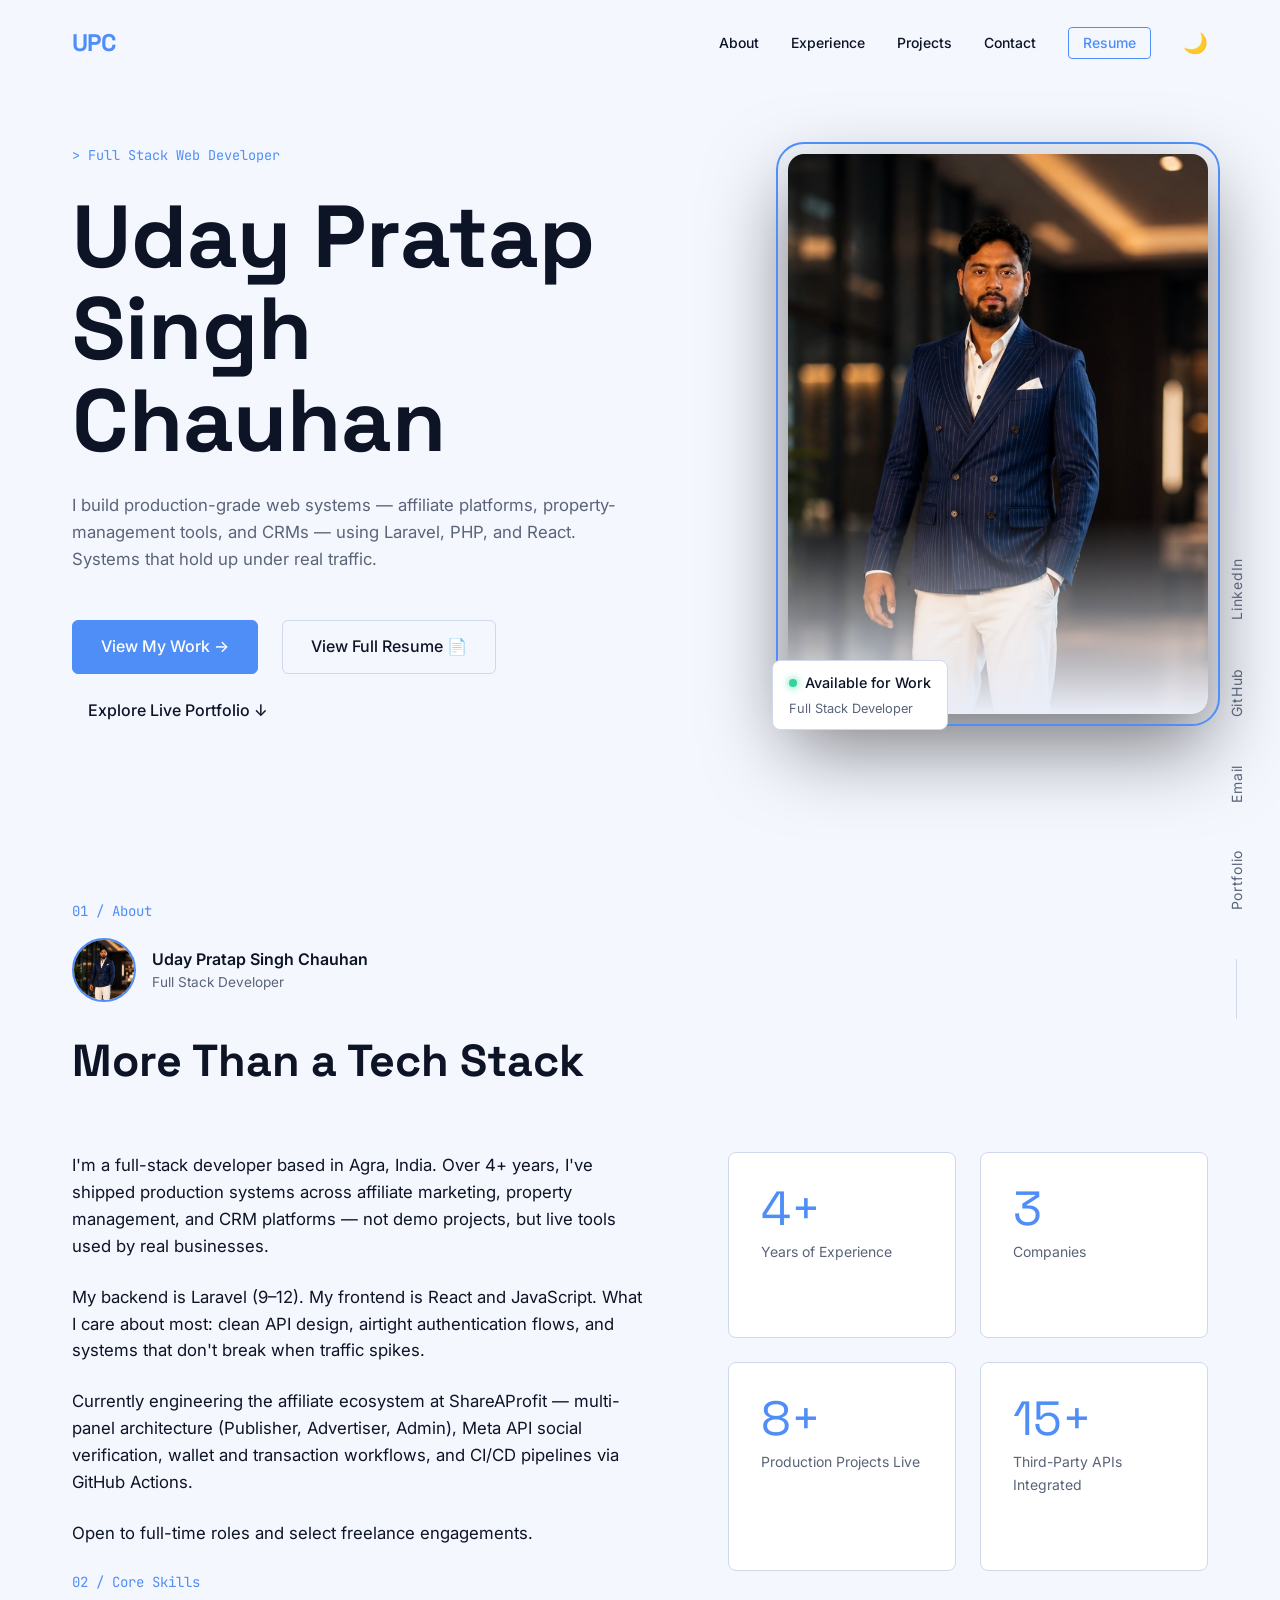
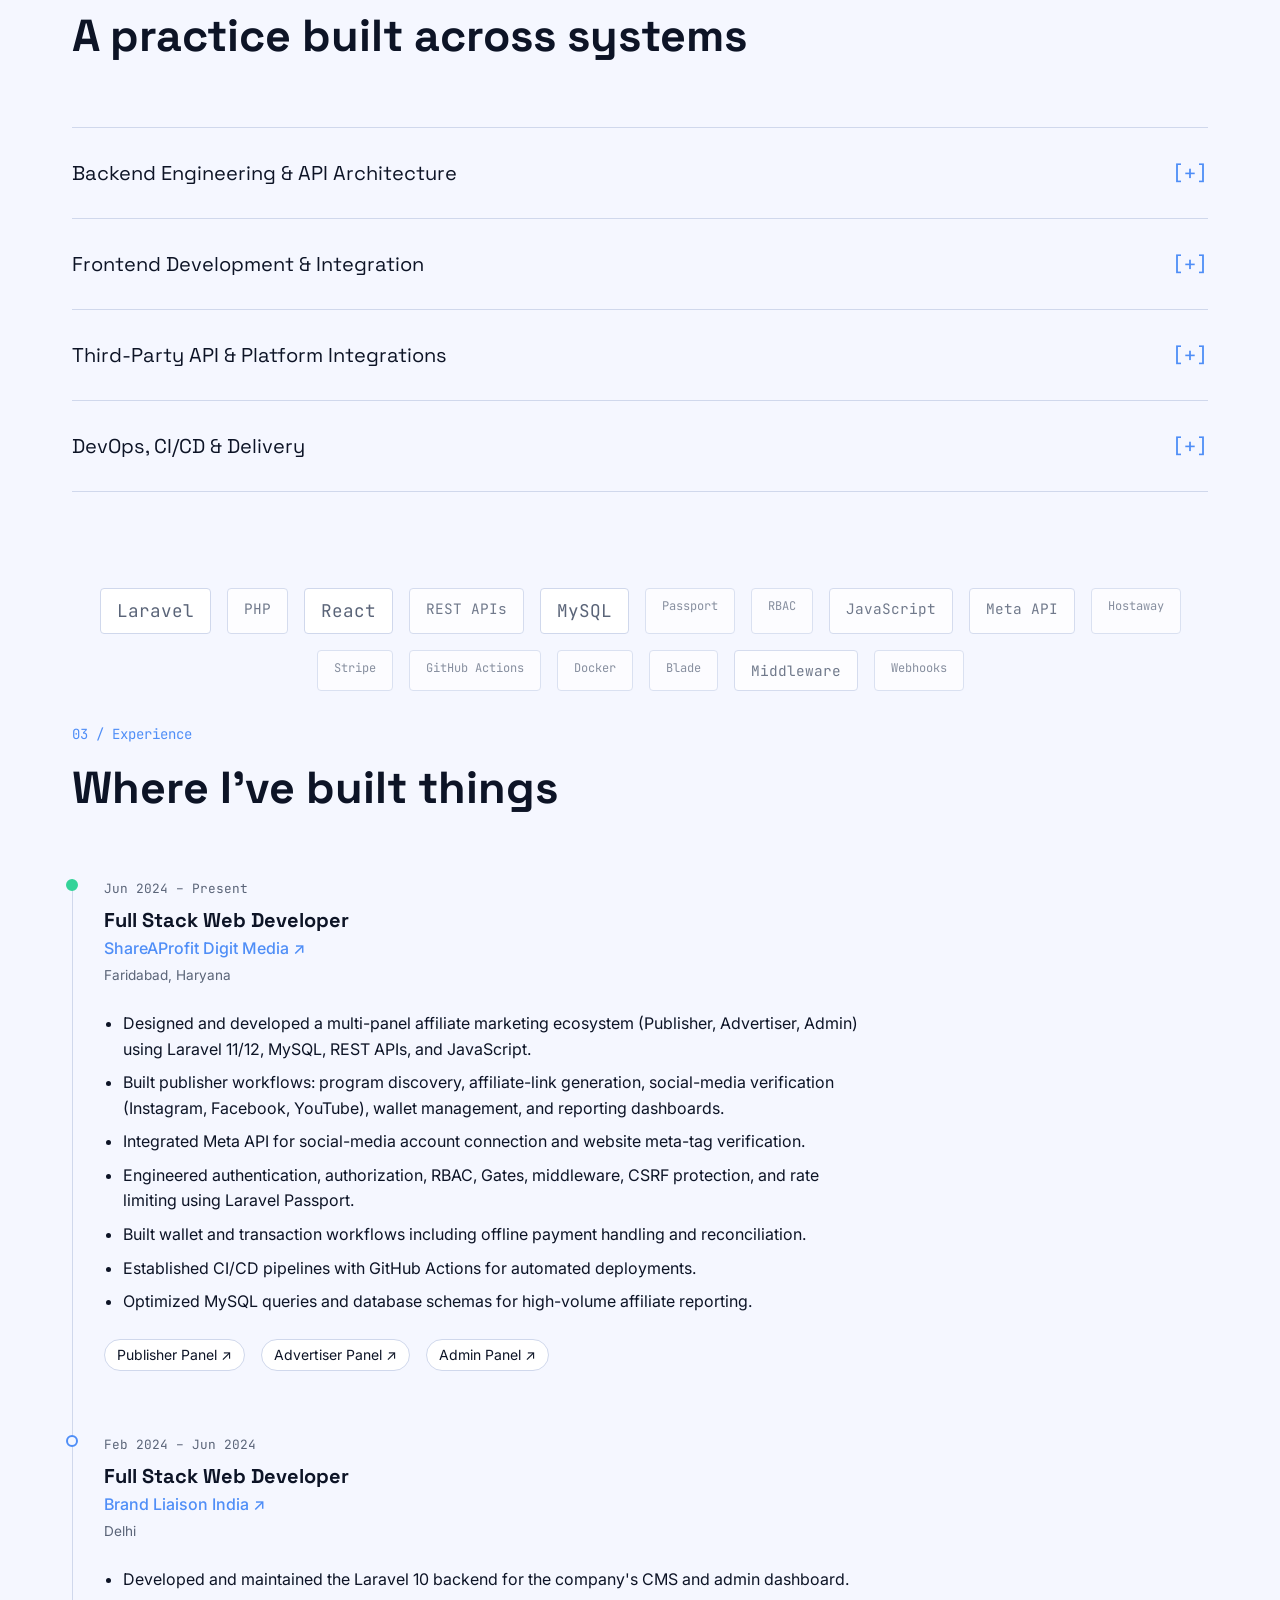
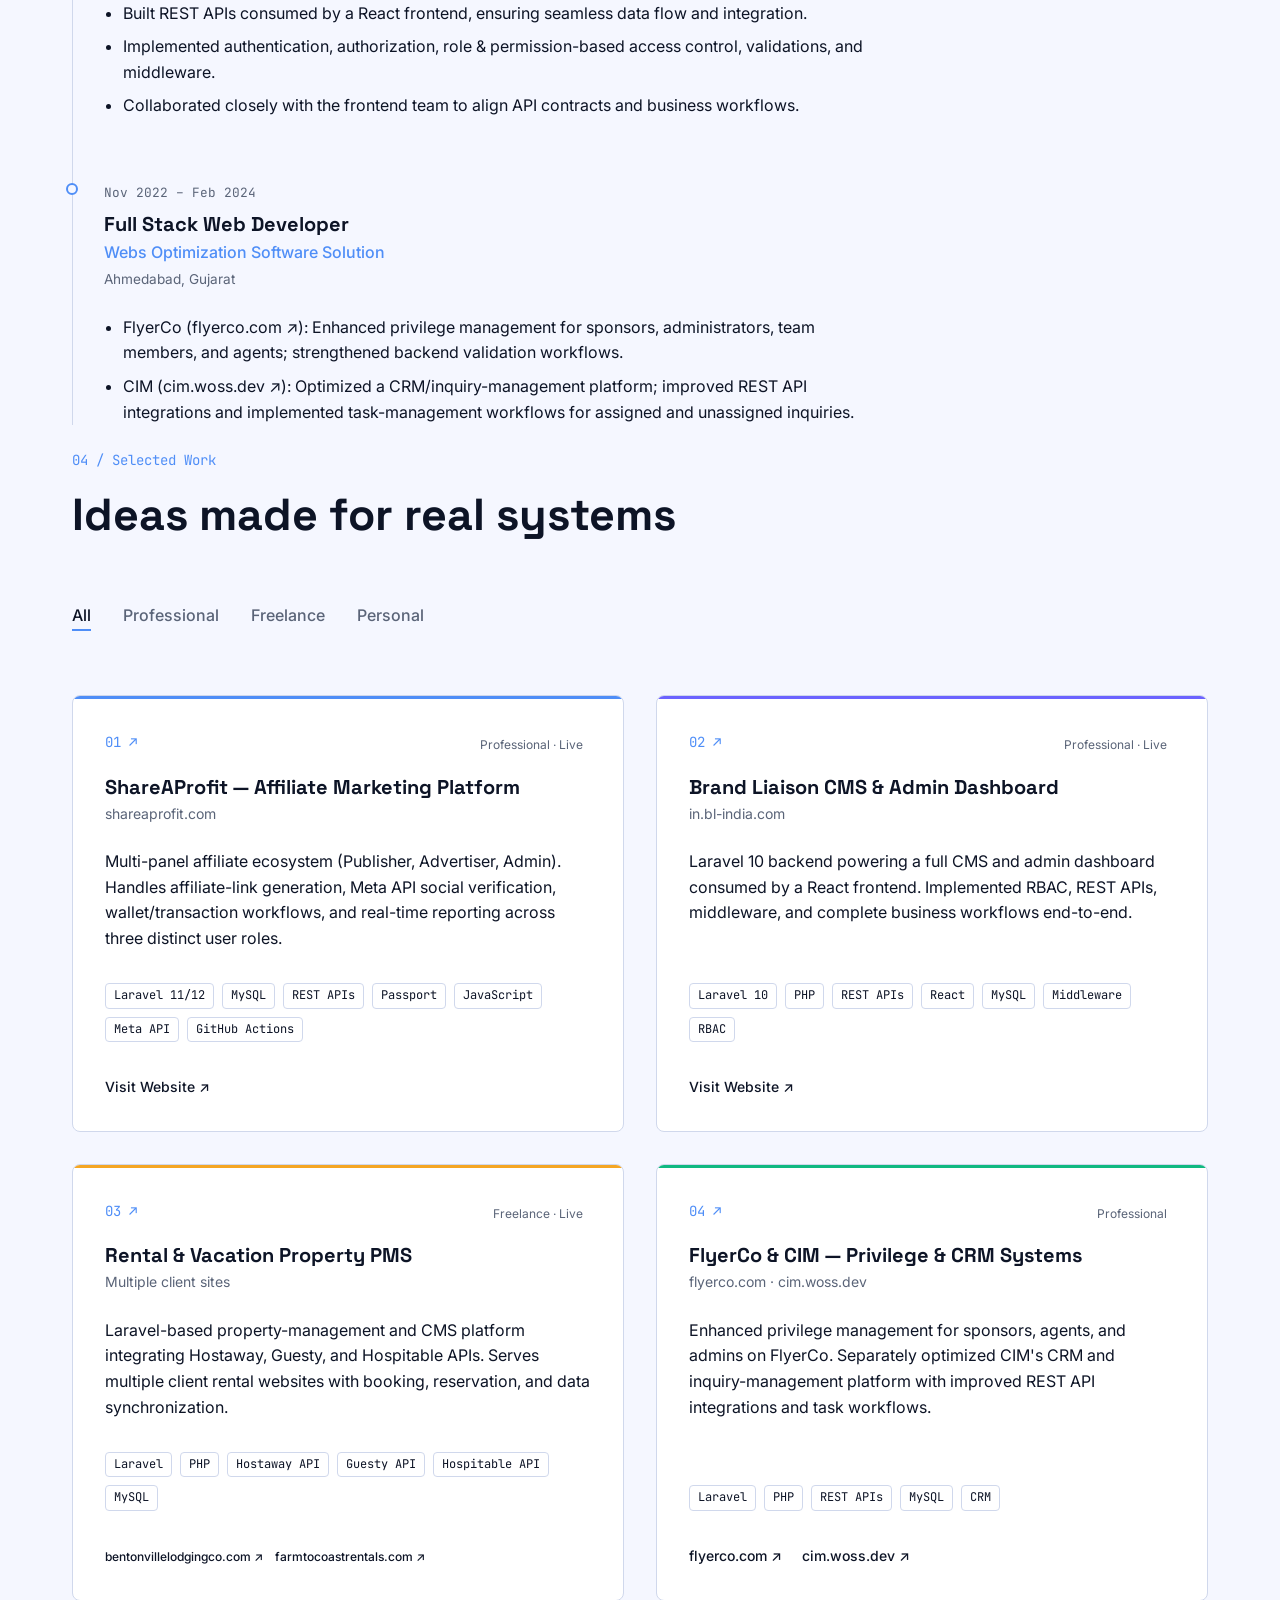
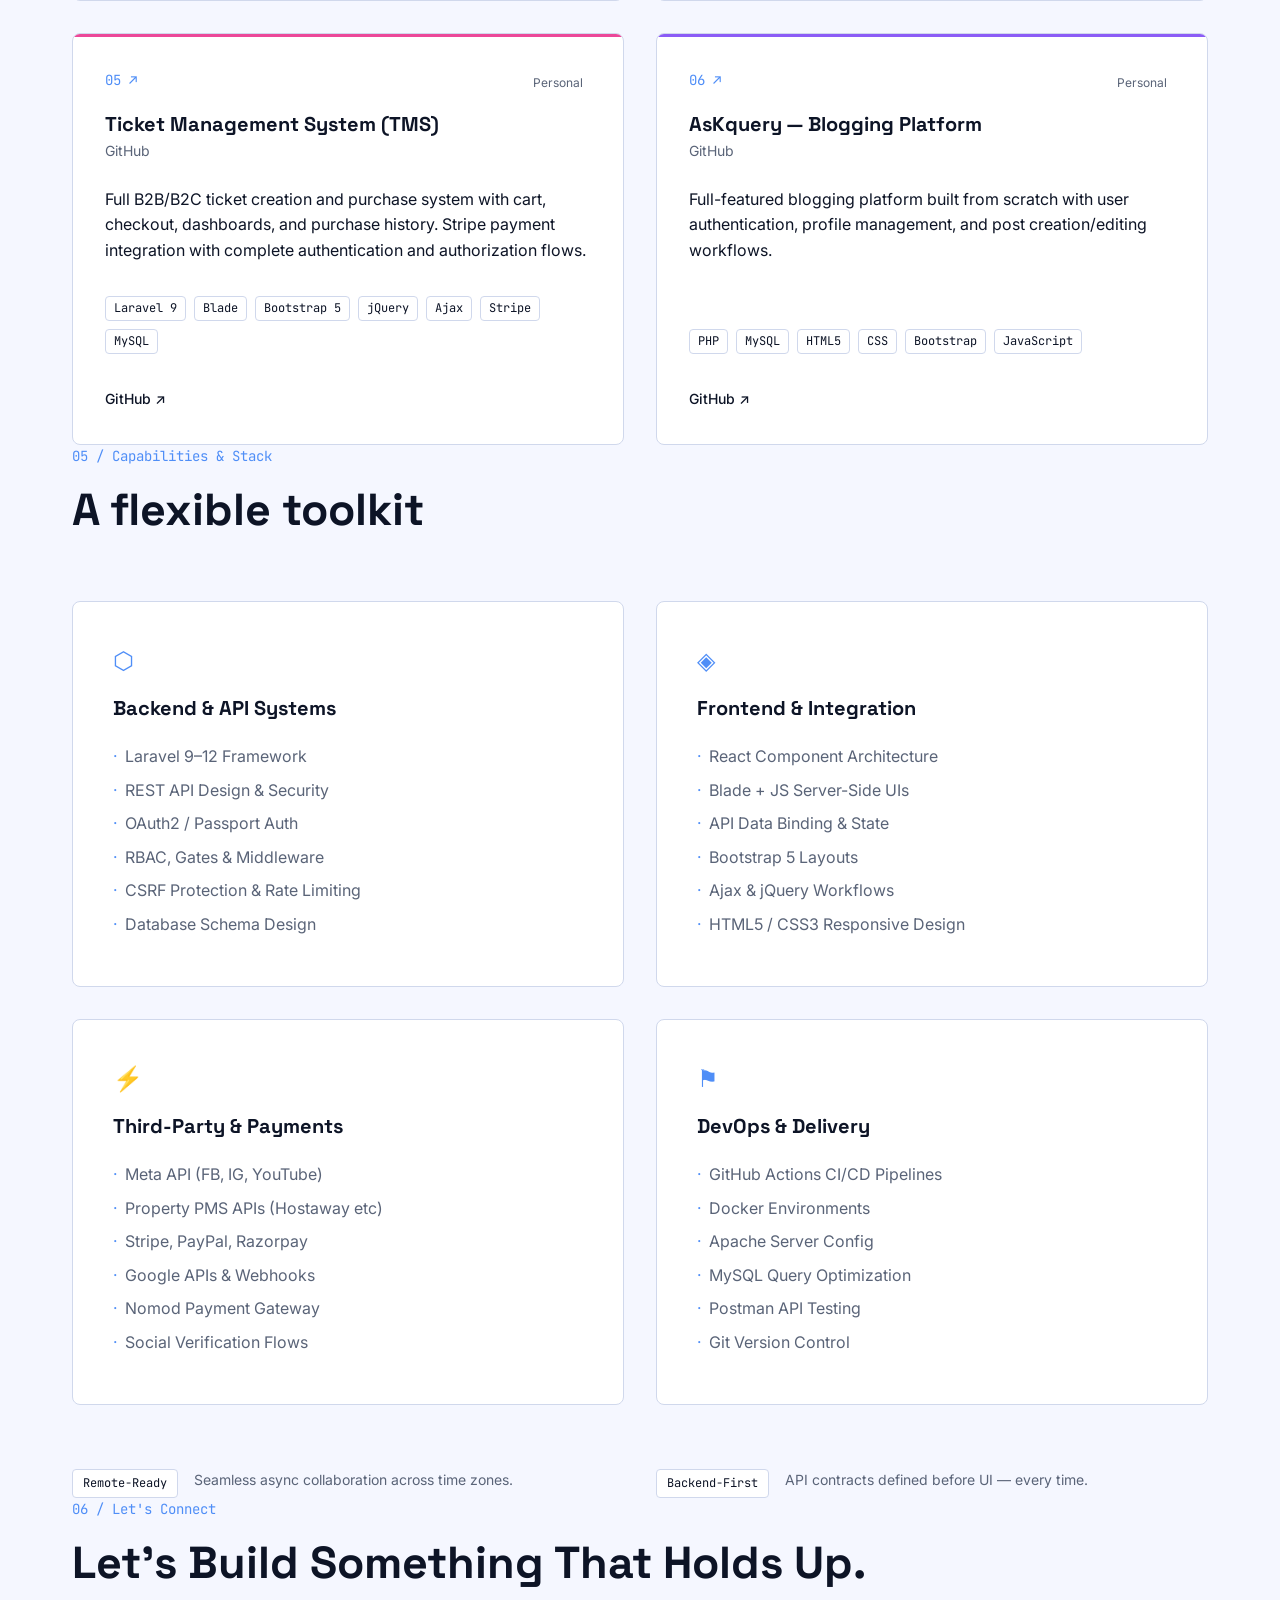
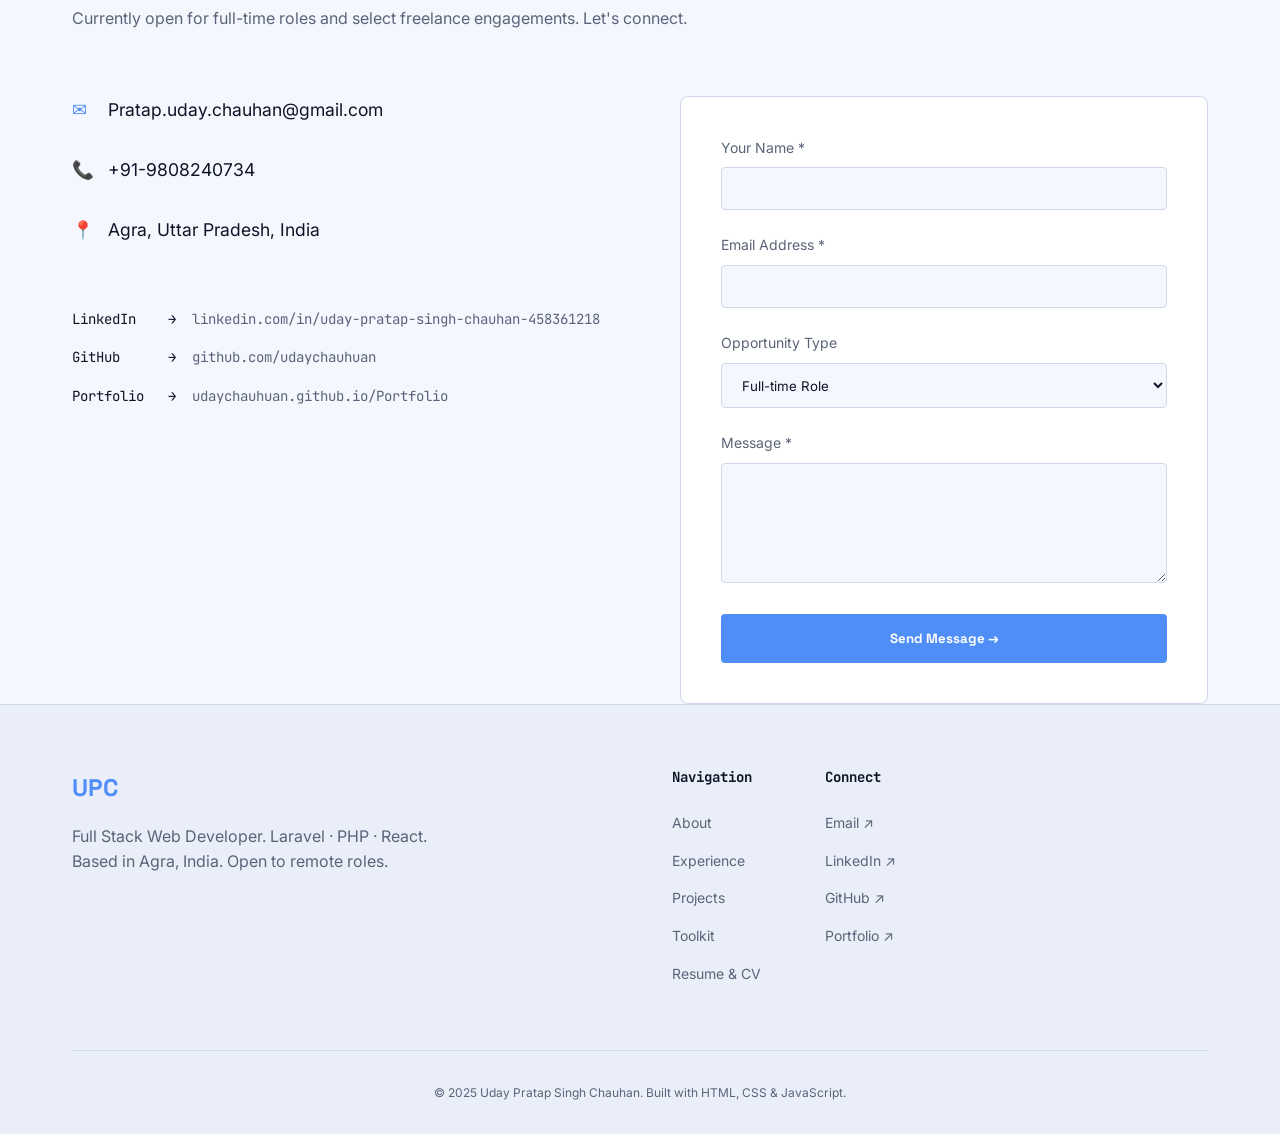
<file: index.html>
<!DOCTYPE html>
<html lang="en">
<head>
    <meta charset="UTF-8">
    <meta name="viewport" content="width=device-width, initial-scale=1.0">
    <title>Uday Pratap Singh Chauhan - Full Stack Web Developer</title>
    <meta name="description" content="Portfolio of Uday Pratap Singh Chauhan, Full Stack Web Developer building production systems with Laravel, PHP, and React.">
    
    <link rel="preconnect" href="https://fonts.googleapis.com">
    <link rel="preconnect" href="https://fonts.gstatic.com" crossorigin>
    <link href="https://fonts.googleapis.com/css2?family=Inter:wght@400;500&family=JetBrains+Mono:wght@400&family=Space+Grotesk:wght@600;700&display=swap" rel="stylesheet">
    
    <link rel="stylesheet" href="css/style.css">
</head>
<body>
    
    <!-- Mobile Overlay Menu -->
    <div class="mobile-overlay">
        <div class="nav-links">
            <a href="#about">About</a>
            <a href="#experience">Experience</a>
            <a href="#projects">Projects</a>
            <a href="#toolkit">Toolkit</a>
            <a href="#contact">Contact</a>
            <a href="resume.html" class="btn-resume">Resume</a>
        </div>
        <button class="theme-toggle" aria-label="Toggle theme">☀️</button>
    </div>

    <!-- Fixed Navbar -->
    <nav class="navbar">
        <div class="container">
            <a href="#hero" class="nav-brand">UPC</a>
            
            <div class="nav-right">
                <div class="nav-links">
                    <a href="#about">About</a>
                    <a href="#experience">Experience</a>
                    <a href="#projects">Projects</a>
                    <a href="#contact">Contact</a>
                    <a href="resume.html" class="btn-resume">Resume</a>
                </div>
                <button class="theme-toggle" aria-label="Toggle theme">☀️</button>
            </div>
            
            <button class="mobile-toggle" aria-label="Toggle menu">☰</button>
        </div>
    </nav>

    <main>
        <!-- Hero Section -->
        <section id="hero" class="hero">
            <div class="container">
                <div class="hero-content">
                    <span class="hero-eyebrow stagger-in">&gt; Full Stack Web Developer</span>
                    <h1 class="hero-title stagger-in">Uday Pratap<br>Singh Chauhan</h1>
                    <p class="hero-subtitle stagger-in">
                        I build production-grade web systems — affiliate platforms,
                        property-management tools, and CRMs — using Laravel, PHP,
                        and React. Systems that hold up under real traffic.
                    </p>
                    <div class="hero-ctas stagger-in">
                        <a href="#projects" class="btn-primary">View My Work &rarr;</a>
                        <a href="resume.html" class="btn-ghost">View Full Resume 📄</a>
                        <a href="#experience" class="link-text" style="margin-left: 1rem;">Explore Live Portfolio &darr;</a>
                    </div>
                </div>
                
                <div class="hero-visual stagger-in">
                    <div class="hero-photo-wrapper">
                        <img src="assets/profile.png" alt="Uday Pratap Singh Chauhan — Full Stack Web Developer" class="hero-photo">
                        <div class="hero-badge">
                            <div class="hero-badge-top">
                                <div class="status-dot"></div>
                                Available for Work
                            </div>
                            <div class="hero-badge-sub">Full Stack Developer</div>
                        </div>
                    </div>
                </div>
            </div>
            
            <div class="social-sidebar stagger-in">
                <a href="https://linkedin.com/in/uday-pratap-singh-chauhan-458361218" target="_blank" rel="noopener">LinkedIn</a>
                <a href="https://github.com/udaychauhuan" target="_blank" rel="noopener">GitHub</a>
                <a href="mailto:pratap.uday.chauhan@gmail.com">Email</a>
                <a href="https://udaychauhuan.github.io/Portfolio/" target="_blank" rel="noopener">Portfolio</a>
            </div>
        </section>

        <!-- About Section -->
        <section id="about" class="container reveal-up">
            <span class="section-marker">01 / About</span>
            
            <div class="about-byline">
                <img src="assets/profile.png" alt="Uday Pratap Singh Chauhan" class="about-avatar">
                <div class="about-byline-text">
                    <span class="about-byline-name">Uday Pratap Singh Chauhan</span>
                    <span class="about-byline-title">Full Stack Developer</span>
                </div>
            </div>

            <h2 class="section-heading">More Than a Tech Stack</h2>
            
            <div class="about-grid">
                <div class="about-text">
                    <p>I'm a full-stack developer based in Agra, India. Over 4+ years, I've shipped production systems across affiliate marketing, property management, and CRM platforms — not demo projects, but live tools used by real businesses.</p>
                    <p>My backend is Laravel (9–12). My frontend is React and JavaScript. What I care about most: clean API design, airtight authentication flows, and systems that don't break when traffic spikes.</p>
                    <p>Currently engineering the affiliate ecosystem at ShareAProfit — multi-panel architecture (Publisher, Advertiser, Admin), Meta API social verification, wallet and transaction workflows, and CI/CD pipelines via GitHub Actions.</p>
                    <p>Open to full-time roles and select freelance engagements.</p>
                </div>
                
                <div class="stats-grid">
                    <div class="stat-card">
                        <span class="stat-num" data-target="4" data-suffix="+">0</span>
                        <span class="stat-label">Years of Experience</span>
                    </div>
                    <div class="stat-card">
                        <span class="stat-num" data-target="3">0</span>
                        <span class="stat-label">Companies</span>
                    </div>
                    <div class="stat-card">
                        <span class="stat-num" data-target="8" data-suffix="+">0</span>
                        <span class="stat-label">Production Projects Live</span>
                    </div>
                    <div class="stat-card">
                        <span class="stat-num" data-target="15" data-suffix="+">0</span>
                        <span class="stat-label">Third-Party APIs Integrated</span>
                    </div>
                </div>
            </div>
        </section>

        <!-- Core Skills -->
        <section id="skills" class="container reveal-up">
            <span class="section-marker">02 / Core Skills</span>
            <h2 class="section-heading">A practice built across systems</h2>
            
            <div class="accordion">
                <!-- Item 1 -->
                <div class="accordion-item">
                    <button class="accordion-header" aria-expanded="false">
                        <span>Backend Engineering &amp; API Architecture</span>
                        <span class="accordion-icon">[+]</span>
                    </button>
                    <div class="accordion-content">
                        <div class="accordion-inner">
                            <p>Building scalable server-side systems using Laravel 9–12 and PHP, including RESTful APIs, OAuth2 authentication via Passport, RBAC role management, Gates, middleware pipelines, CSRF protection, and rate limiting. Focused on maintainability, security, and performance.</p>
                            <div class="skill-tags">
                                <span>PHP</span><span>Laravel 9</span><span>Laravel 10</span><span>Laravel 11</span><span>Laravel 12</span><span>REST APIs</span>
                                <span>Passport (OAuth2)</span><span>RBAC</span><span>Gates</span><span>Middleware</span><span>CSRF</span><span>Rate Limiting</span>
                            </div>
                        </div>
                    </div>
                </div>

                <!-- Item 2 -->
                <div class="accordion-item">
                    <button class="accordion-header" aria-expanded="false">
                        <span>Frontend Development &amp; Integration</span>
                        <span class="accordion-icon">[+]</span>
                    </button>
                    <div class="accordion-content">
                        <div class="accordion-inner">
                            <p>Building responsive UIs and integrating them with backend APIs. Comfortable in React for component-driven SPAs and vanilla JS/jQuery for server-rendered Blade applications. Strong on data flow between frontend and backend.</p>
                            <div class="skill-tags">
                                <span>React</span><span>JavaScript ES6+</span><span>jQuery</span><span>Ajax</span><span>HTML5</span><span>CSS3</span>
                                <span>Bootstrap 5</span><span>Blade Templates</span>
                            </div>
                        </div>
                    </div>
                </div>

                <!-- Item 3 -->
                <div class="accordion-item">
                    <button class="accordion-header" aria-expanded="false">
                        <span>Third-Party API &amp; Platform Integrations</span>
                        <span class="accordion-icon">[+]</span>
                    </button>
                    <div class="accordion-content">
                        <div class="accordion-inner">
                            <p>Integrating complex external systems into production workflows: property-management platforms (Hostaway, Guesty, Hospitable), social and advertising APIs (Meta, Instagram, Facebook, YouTube, Google), payment gateways (Stripe, PayPal, Razorpay, Nomod), and webhook-driven event pipelines.</p>
                            <div class="skill-tags">
                                <span>Hostaway</span><span>Guesty</span><span>Hospitable</span><span>Meta API</span><span>Google APIs</span>
                                <span>Stripe</span><span>PayPal</span><span>Razorpay</span><span>Nomod</span><span>Webhooks</span>
                            </div>
                        </div>
                    </div>
                </div>

                <!-- Item 4 -->
                <div class="accordion-item">
                    <button class="accordion-header" aria-expanded="false">
                        <span>DevOps, CI/CD &amp; Delivery</span>
                        <span class="accordion-icon">[+]</span>
                    </button>
                    <div class="accordion-content">
                        <div class="accordion-inner">
                            <p>Setting up automated deployment pipelines, managing server environments, and ensuring reliable delivery cycles. Experience with GitHub Actions workflows, Docker-based environments, Apache server configuration, and database optimization for high-volume applications.</p>
                            <div class="skill-tags">
                                <span>Git</span><span>GitHub Actions</span><span>CI/CD</span><span>Docker</span><span>Apache</span>
                                <span>MySQL</span><span>DB Optimization</span><span>Postman</span><span>VS Code</span>
                            </div>
                        </div>
                    </div>
                </div>
            </div>

            <!-- Tag Cloud -->
            <div class="tag-cloud">
                <span class="sz-lg">Laravel</span>
                <span class="sz-md">PHP</span>
                <span class="sz-lg">React</span>
                <span class="sz-md">REST APIs</span>
                <span class="sz-lg">MySQL</span>
                <span class="sz-sm">Passport</span>
                <span class="sz-sm">RBAC</span>
                <span class="sz-md">JavaScript</span>
                <span class="sz-md">Meta API</span>
                <span class="sz-sm">Hostaway</span>
                <span class="sz-sm">Stripe</span>
                <span class="sz-sm">GitHub Actions</span>
                <span class="sz-sm">Docker</span>
                <span class="sz-sm">Blade</span>
                <span class="sz-md">Middleware</span>
                <span class="sz-sm">Webhooks</span>
            </div>
        </section>

        <!-- Experience -->
        <section id="experience" class="container reveal-up">
            <span class="section-marker">03 / Experience</span>
            <h2 class="section-heading">Where I've built things</h2>
            
            <div class="timeline">
                <!-- Entry 1 -->
                <div class="timeline-item">
                    <div class="timeline-dot live"></div>
                    <span class="timeline-date">Jun 2024 – Present</span>
                    <h3 class="timeline-role">Full Stack Web Developer</h3>
                    <a href="https://www.shareaprofit.com" target="_blank" class="timeline-company">ShareAProfit Digit Media &nearr;</a>
                    <span class="timeline-location">Faridabad, Haryana</span>
                    <ul class="timeline-bullets">
                        <li>Designed and developed a multi-panel affiliate marketing ecosystem (Publisher, Advertiser, Admin) using Laravel 11/12, MySQL, REST APIs, and JavaScript.</li>
                        <li>Built publisher workflows: program discovery, affiliate-link generation, social-media verification (Instagram, Facebook, YouTube), wallet management, and reporting dashboards.</li>
                        <li>Integrated Meta API for social-media account connection and website meta-tag verification.</li>
                        <li>Engineered authentication, authorization, RBAC, Gates, middleware, CSRF protection, and rate limiting using Laravel Passport.</li>
                        <li>Built wallet and transaction workflows including offline payment handling and reconciliation.</li>
                        <li>Established CI/CD pipelines with GitHub Actions for automated deployments.</li>
                        <li>Optimized MySQL queries and database schemas for high-volume affiliate reporting.</li>
                    </ul>
                    <div class="timeline-links">
                        <a href="https://publisher.shareaprofit.com/sign-in" target="_blank" class="pill-link">Publisher Panel &nearr;</a>
                        <a href="https://advertiser.shareaprofit.com/sign-in" target="_blank" class="pill-link">Advertiser Panel &nearr;</a>
                        <a href="https://admin.shareaprofit.com/login" target="_blank" class="pill-link">Admin Panel &nearr;</a>
                    </div>
                </div>

                <!-- Entry 2 -->
                <div class="timeline-item">
                    <div class="timeline-dot"></div>
                    <span class="timeline-date">Feb 2024 – Jun 2024</span>
                    <h3 class="timeline-role">Full Stack Web Developer</h3>
                    <a href="https://in.bl-india.com" target="_blank" class="timeline-company">Brand Liaison India &nearr;</a>
                    <span class="timeline-location">Delhi</span>
                    <ul class="timeline-bullets">
                        <li>Developed and maintained the Laravel 10 backend for the company's CMS and admin dashboard.</li>
                        <li>Built REST APIs consumed by a React frontend, ensuring seamless data flow and integration.</li>
                        <li>Implemented authentication, authorization, role & permission-based access control, validations, and middleware.</li>
                        <li>Collaborated closely with the frontend team to align API contracts and business workflows.</li>
                    </ul>
                </div>

                <!-- Entry 3 -->
                <div class="timeline-item">
                    <div class="timeline-dot"></div>
                    <span class="timeline-date">Nov 2022 – Feb 2024</span>
                    <h3 class="timeline-role">Full Stack Web Developer</h3>
                    <span class="timeline-company">Webs Optimization Software Solution</span>
                    <span class="timeline-location">Ahmedabad, Gujarat</span>
                    <ul class="timeline-bullets">
                        <li>FlyerCo (flyerco.com &nearr;): Enhanced privilege management for sponsors, administrators, team members, and agents; strengthened backend validation workflows.</li>
                        <li>CIM (cim.woss.dev &nearr;): Optimized a CRM/inquiry-management platform; improved REST API integrations and implemented task-management workflows for assigned and unassigned inquiries.</li>
                    </ul>
                </div>
            </div>
        </section>

        <!-- Projects -->
        <section id="projects" class="container reveal-up">
            <span class="section-marker">04 / Selected Work</span>
            <h2 class="section-heading">Ideas made for real systems</h2>
            
            <div class="filter-tabs">
                <button class="filter-btn active" data-filter="all">All</button>
                <button class="filter-btn" data-filter="professional">Professional</button>
                <button class="filter-btn" data-filter="freelance">Freelance</button>
                <button class="filter-btn" data-filter="personal">Personal</button>
            </div>

            <div class="projects-grid">
                <!-- Proj 1 -->
                <article class="project-card" data-category="professional">
                    <div class="project-bar" style="background-color: #4F8EF7;"></div>
                    <div class="project-content">
                        <div class="project-header">
                            <span class="project-num">01 &nearr;</span>
                            <span class="project-cat">Professional &middot; Live</span>
                        </div>
                        <h3 class="project-title">ShareAProfit — Affiliate Marketing Platform</h3>
                        <div class="project-platform">shareaprofit.com</div>
                        <p class="project-desc">Multi-panel affiliate ecosystem (Publisher, Advertiser, Admin). Handles affiliate-link generation, Meta API social verification, wallet/transaction workflows, and real-time reporting across three distinct user roles.</p>
                        <div class="project-tech">
                            <span>Laravel 11/12</span><span>MySQL</span><span>REST APIs</span><span>Passport</span>
                            <span>JavaScript</span><span>Meta API</span><span>GitHub Actions</span>
                        </div>
                        <div class="project-footer">
                            <a href="https://www.shareaprofit.com" target="_blank" class="link-text">Visit Website &nearr;</a>
                        </div>
                    </div>
                </article>

                <!-- Proj 2 -->
                <article class="project-card" data-category="professional">
                    <div class="project-bar" style="background-color: #6C63FF;"></div>
                    <div class="project-content">
                        <div class="project-header">
                            <span class="project-num">02 &nearr;</span>
                            <span class="project-cat">Professional &middot; Live</span>
                        </div>
                        <h3 class="project-title">Brand Liaison CMS &amp; Admin Dashboard</h3>
                        <div class="project-platform">in.bl-india.com</div>
                        <p class="project-desc">Laravel 10 backend powering a full CMS and admin dashboard consumed by a React frontend. Implemented RBAC, REST APIs, middleware, and complete business workflows end-to-end.</p>
                        <div class="project-tech">
                            <span>Laravel 10</span><span>PHP</span><span>REST APIs</span><span>React</span>
                            <span>MySQL</span><span>Middleware</span><span>RBAC</span>
                        </div>
                        <div class="project-footer">
                            <a href="https://in.bl-india.com" target="_blank" class="link-text">Visit Website &nearr;</a>
                        </div>
                    </div>
                </article>

                <!-- Proj 3 -->
                <article class="project-card" data-category="freelance">
                    <div class="project-bar" style="background-color: #F5A623;"></div>
                    <div class="project-content">
                        <div class="project-header">
                            <span class="project-num">03 &nearr;</span>
                            <span class="project-cat">Freelance &middot; Live</span>
                        </div>
                        <h3 class="project-title">Rental &amp; Vacation Property PMS</h3>
                        <div class="project-platform">Multiple client sites</div>
                        <p class="project-desc">Laravel-based property-management and CMS platform integrating Hostaway, Guesty, and Hospitable APIs. Serves multiple client rental websites with booking, reservation, and data synchronization.</p>
                        <div class="project-tech">
                            <span>Laravel</span><span>PHP</span><span>Hostaway API</span><span>Guesty API</span>
                            <span>Hospitable API</span><span>MySQL</span>
                        </div>
                        <div class="project-footer">
                            <a href="https://bentonvillelodgingco.com" target="_blank" class="link-text" style="font-size: 0.75rem; margin-right: 0.5rem;">bentonvillelodgingco.com &nearr;</a>
                            <a href="https://farmtocoastrentals.com" target="_blank" class="link-text" style="font-size: 0.75rem;">farmtocoastrentals.com &nearr;</a>
                        </div>
                    </div>
                </article>

                <!-- Proj 4 -->
                <article class="project-card" data-category="professional">
                    <div class="project-bar" style="background-color: #10B981;"></div>
                    <div class="project-content">
                        <div class="project-header">
                            <span class="project-num">04 &nearr;</span>
                            <span class="project-cat">Professional</span>
                        </div>
                        <h3 class="project-title">FlyerCo &amp; CIM — Privilege &amp; CRM Systems</h3>
                        <div class="project-platform">flyerco.com &middot; cim.woss.dev</div>
                        <p class="project-desc">Enhanced privilege management for sponsors, agents, and admins on FlyerCo. Separately optimized CIM's CRM and inquiry-management platform with improved REST API integrations and task workflows.</p>
                        <div class="project-tech">
                            <span>Laravel</span><span>PHP</span><span>REST APIs</span><span>MySQL</span><span>CRM</span>
                        </div>
                        <div class="project-footer">
                            <a href="https://flyerco.com" target="_blank" class="link-text" style="margin-right: 1rem;">flyerco.com &nearr;</a>
                            <a href="https://cim.woss.dev" target="_blank" class="link-text">cim.woss.dev &nearr;</a>
                        </div>
                    </div>
                </article>

                <!-- Proj 5 -->
                <article class="project-card" data-category="personal">
                    <div class="project-bar" style="background-color: #EC4899;"></div>
                    <div class="project-content">
                        <div class="project-header">
                            <span class="project-num">05 &nearr;</span>
                            <span class="project-cat">Personal</span>
                        </div>
                        <h3 class="project-title">Ticket Management System (TMS)</h3>
                        <div class="project-platform">GitHub</div>
                        <p class="project-desc">Full B2B/B2C ticket creation and purchase system with cart, checkout, dashboards, and purchase history. Stripe payment integration with complete authentication and authorization flows.</p>
                        <div class="project-tech">
                            <span>Laravel 9</span><span>Blade</span><span>Bootstrap 5</span><span>jQuery</span>
                            <span>Ajax</span><span>Stripe</span><span>MySQL</span>
                        </div>
                        <div class="project-footer">
                            <a href="https://github.com/udaychauhuan/ticketManagement" target="_blank" class="link-text">GitHub &nearr;</a>
                        </div>
                    </div>
                </article>

                <!-- Proj 6 -->
                <article class="project-card" data-category="personal">
                    <div class="project-bar" style="background-color: #8B5CF6;"></div>
                    <div class="project-content">
                        <div class="project-header">
                            <span class="project-num">06 &nearr;</span>
                            <span class="project-cat">Personal</span>
                        </div>
                        <h3 class="project-title">AsKquery — Blogging Platform</h3>
                        <div class="project-platform">GitHub</div>
                        <p class="project-desc">Full-featured blogging platform built from scratch with user authentication, profile management, and post creation/editing workflows.</p>
                        <div class="project-tech">
                            <span>PHP</span><span>MySQL</span><span>HTML5</span><span>CSS</span>
                            <span>Bootstrap</span><span>JavaScript</span>
                        </div>
                        <div class="project-footer">
                            <a href="https://github.com/udaychauhuan/Askquery" target="_blank" class="link-text">GitHub &nearr;</a>
                        </div>
                    </div>
                </article>
            </div>
        </section>

        <!-- Toolkit -->
        <section id="toolkit" class="container reveal-up">
            <span class="section-marker">05 / Capabilities &amp; Stack</span>
            <h2 class="section-heading">A flexible toolkit</h2>
            
            <div class="toolkit-grid">
                <div class="toolkit-card">
                    <span class="toolkit-icon">⬡</span>
                    <h3 class="toolkit-title">Backend &amp; API Systems</h3>
                    <ul class="toolkit-list">
                        <li>Laravel 9–12 Framework</li>
                        <li>REST API Design &amp; Security</li>
                        <li>OAuth2 / Passport Auth</li>
                        <li>RBAC, Gates &amp; Middleware</li>
                        <li>CSRF Protection &amp; Rate Limiting</li>
                        <li>Database Schema Design</li>
                    </ul>
                </div>
                
                <div class="toolkit-card">
                    <span class="toolkit-icon">◈</span>
                    <h3 class="toolkit-title">Frontend &amp; Integration</h3>
                    <ul class="toolkit-list">
                        <li>React Component Architecture</li>
                        <li>Blade + JS Server-Side UIs</li>
                        <li>API Data Binding &amp; State</li>
                        <li>Bootstrap 5 Layouts</li>
                        <li>Ajax &amp; jQuery Workflows</li>
                        <li>HTML5 / CSS3 Responsive Design</li>
                    </ul>
                </div>

                <div class="toolkit-card">
                    <span class="toolkit-icon">⚡</span>
                    <h3 class="toolkit-title">Third-Party &amp; Payments</h3>
                    <ul class="toolkit-list">
                        <li>Meta API (FB, IG, YouTube)</li>
                        <li>Property PMS APIs (Hostaway etc)</li>
                        <li>Stripe, PayPal, Razorpay</li>
                        <li>Google APIs &amp; Webhooks</li>
                        <li>Nomod Payment Gateway</li>
                        <li>Social Verification Flows</li>
                    </ul>
                </div>

                <div class="toolkit-card">
                    <span class="toolkit-icon">⚑</span>
                    <h3 class="toolkit-title">DevOps &amp; Delivery</h3>
                    <ul class="toolkit-list">
                        <li>GitHub Actions CI/CD Pipelines</li>
                        <li>Docker Environments</li>
                        <li>Apache Server Config</li>
                        <li>MySQL Query Optimization</li>
                        <li>Postman API Testing</li>
                        <li>Git Version Control</li>
                    </ul>
                </div>
            </div>

            <div class="toolkit-stats">
                <div class="t-stat">
                    <span class="t-stat-label">Remote-Ready</span>
                    <span class="t-stat-desc">Seamless async collaboration across time zones.</span>
                </div>
                <div class="t-stat">
                    <span class="t-stat-label">Backend-First</span>
                    <span class="t-stat-desc">API contracts defined before UI — every time.</span>
                </div>
            </div>
        </section>

        <!-- Contact Section -->
        <section id="contact" class="container reveal-up">
            <span class="section-marker">06 / Let's Connect</span>
            <h2 class="section-heading" style="margin-bottom: 1rem;">Let's Build Something That Holds Up.</h2>
            <p class="contact-intro">Currently open for full-time roles and select freelance engagements. Let's connect.</p>
            
            <div class="contact-grid" style="margin-top: 4rem;">
                <div class="contact-info">
                    <div class="contact-method">
                        <span class="contact-icon">✉</span>
                        <div class="copy-email" data-email="Pratap.uday.chauhan@gmail.com" tabindex="0" role="button">
                            Pratap.uday.chauhan@gmail.com
                            <span class="copy-tooltip">Click to copy</span>
                        </div>
                    </div>
                    <div class="contact-method">
                        <span class="contact-icon">📞</span>
                        <a href="tel:+919808240734">+91-9808240734</a>
                    </div>
                    <div class="contact-method">
                        <span class="contact-icon">📍</span>
                        <span>Agra, Uttar Pradesh, India</span>
                    </div>

                    <div class="social-rows">
                        <div class="social-row">
                            <span>LinkedIn</span>&rarr; <a href="https://linkedin.com/in/uday-pratap-singh-chauhan-458361218" target="_blank" rel="noopener">linkedin.com/in/uday-pratap-singh-chauhan-458361218</a>
                        </div>
                        <div class="social-row">
                            <span>GitHub</span>&rarr; <a href="https://github.com/udaychauhuan" target="_blank" rel="noopener">github.com/udaychauhuan</a>
                        </div>
                        <div class="social-row">
                            <span>Portfolio</span>&rarr; <a href="https://udaychauhuan.github.io/Portfolio/" target="_blank" rel="noopener">udaychauhuan.github.io/Portfolio</a>
                        </div>
                    </div>
                </div>

                <div class="contact-form">
                    <form id="contact-form" action="#" method="POST" novalidate>
                        <div class="form-group">
                            <label for="name">Your Name *</label>
                            <input type="text" id="name" name="name" class="form-control">
                            <div class="form-error">Error message</div>
                        </div>
                        <div class="form-group">
                            <label for="email">Email Address *</label>
                            <input type="email" id="email" name="email" class="form-control">
                            <div class="form-error">Error message</div>
                        </div>
                        <div class="form-group">
                            <label for="type">Opportunity Type</label>
                            <select id="type" name="type" class="form-control">
                                <option value="fulltime">Full-time Role</option>
                                <option value="freelance">Freelance</option>
                                <option value="collab">Collaboration</option>
                                <option value="other">Other</option>
                            </select>
                        </div>
                        <div class="form-group">
                            <label for="message">Message *</label>
                            <textarea id="message" name="message" class="form-control"></textarea>
                            <div class="form-error">Error message</div>
                        </div>
                        <button type="submit" class="btn-submit">Send Message &rarr;</button>
                    </form>
                </div>
            </div>
        </section>
    </main>

    <footer>
        <div class="container">
            <div class="footer-top">
                <div class="footer-left">
                    <span class="footer-brand">UPC</span>
                    <p>Full Stack Web Developer. Laravel &middot; PHP &middot; React.<br>Based in Agra, India. Open to remote roles.</p>
                </div>
                <div class="footer-right">
                    <div class="footer-col">
                        <h4>Navigation</h4>
                        <ul>
                            <li><a href="#about">About</a></li>
                            <li><a href="#experience">Experience</a></li>
                            <li><a href="#projects">Projects</a></li>
                            <li><a href="#toolkit">Toolkit</a></li>
                            <li><a href="resume.html">Resume &amp; CV</a></li>
                        </ul>
                    </div>
                    <div class="footer-col">
                        <h4>Connect</h4>
                        <ul>
                            <li><a href="mailto:pratap.uday.chauhan@gmail.com">Email &nearr;</a></li>
                            <li><a href="https://linkedin.com/in/uday-pratap-singh-chauhan-458361218" target="_blank" rel="noopener">LinkedIn &nearr;</a></li>
                            <li><a href="https://github.com/udaychauhuan" target="_blank" rel="noopener">GitHub &nearr;</a></li>
                            <li><a href="https://udaychauhuan.github.io/Portfolio/" target="_blank" rel="noopener">Portfolio &nearr;</a></li>
                        </ul>
                    </div>
                </div>
            </div>
            <div class="footer-bottom">
                &copy; 2025 Uday Pratap Singh Chauhan. Built with HTML, CSS &amp; JavaScript.
            </div>
        </div>
    </footer>

    <a href="#hero" class="back-to-top" aria-label="Back to top">Back to top &uarr;</a>

    <script src="js/main.js"></script>
</body>
</html>
</file>
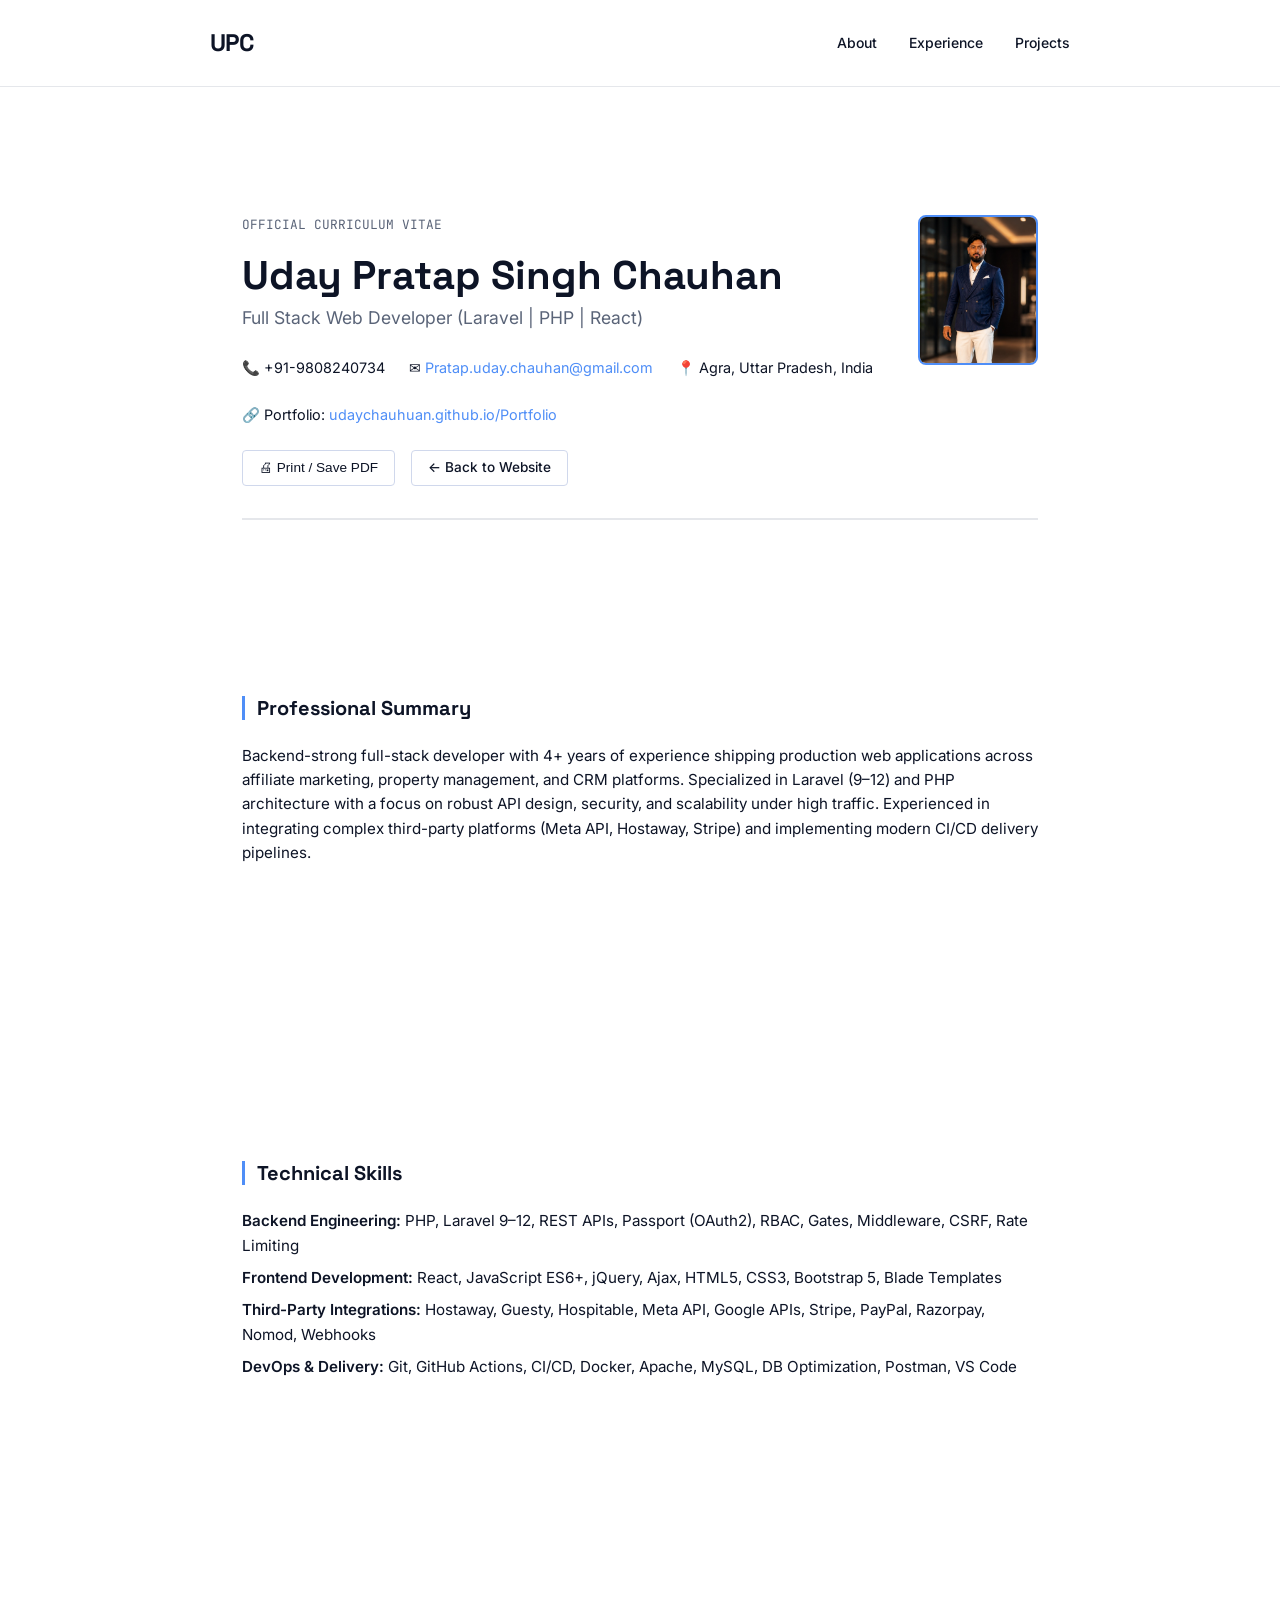
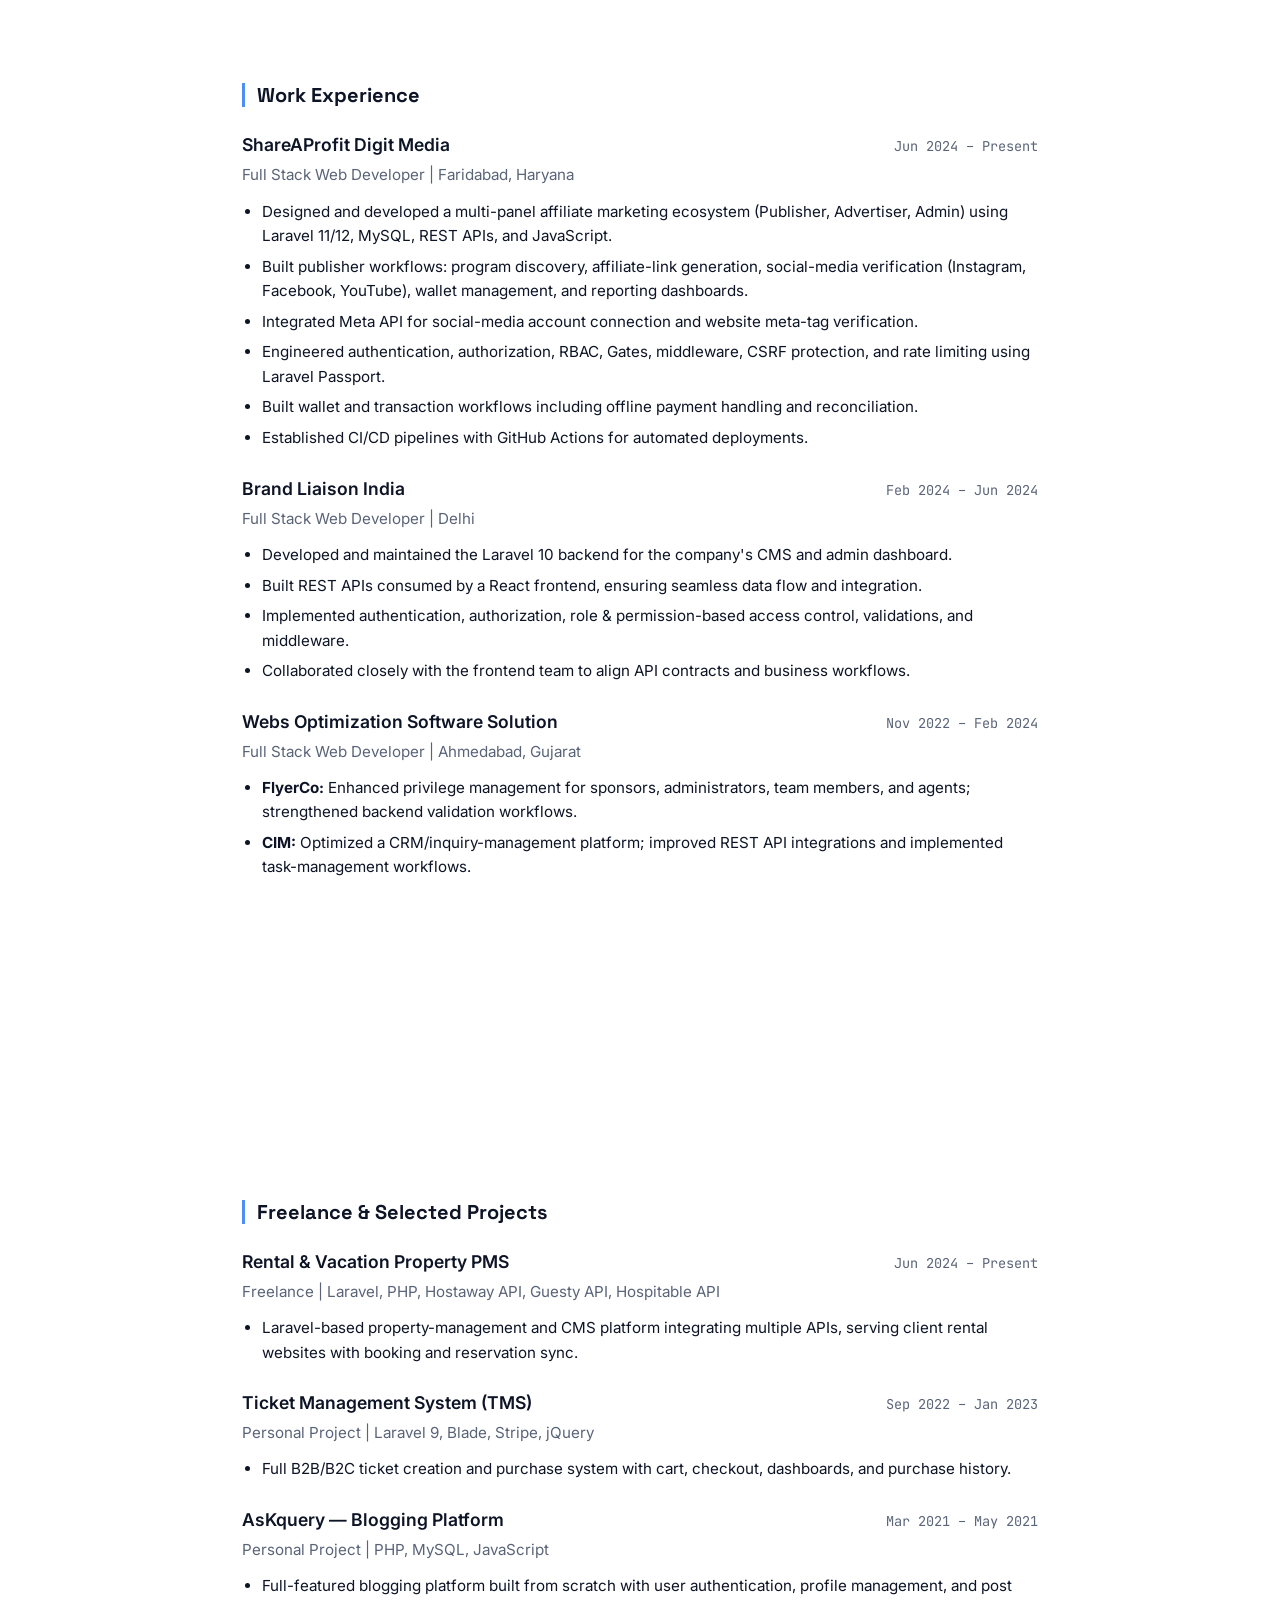
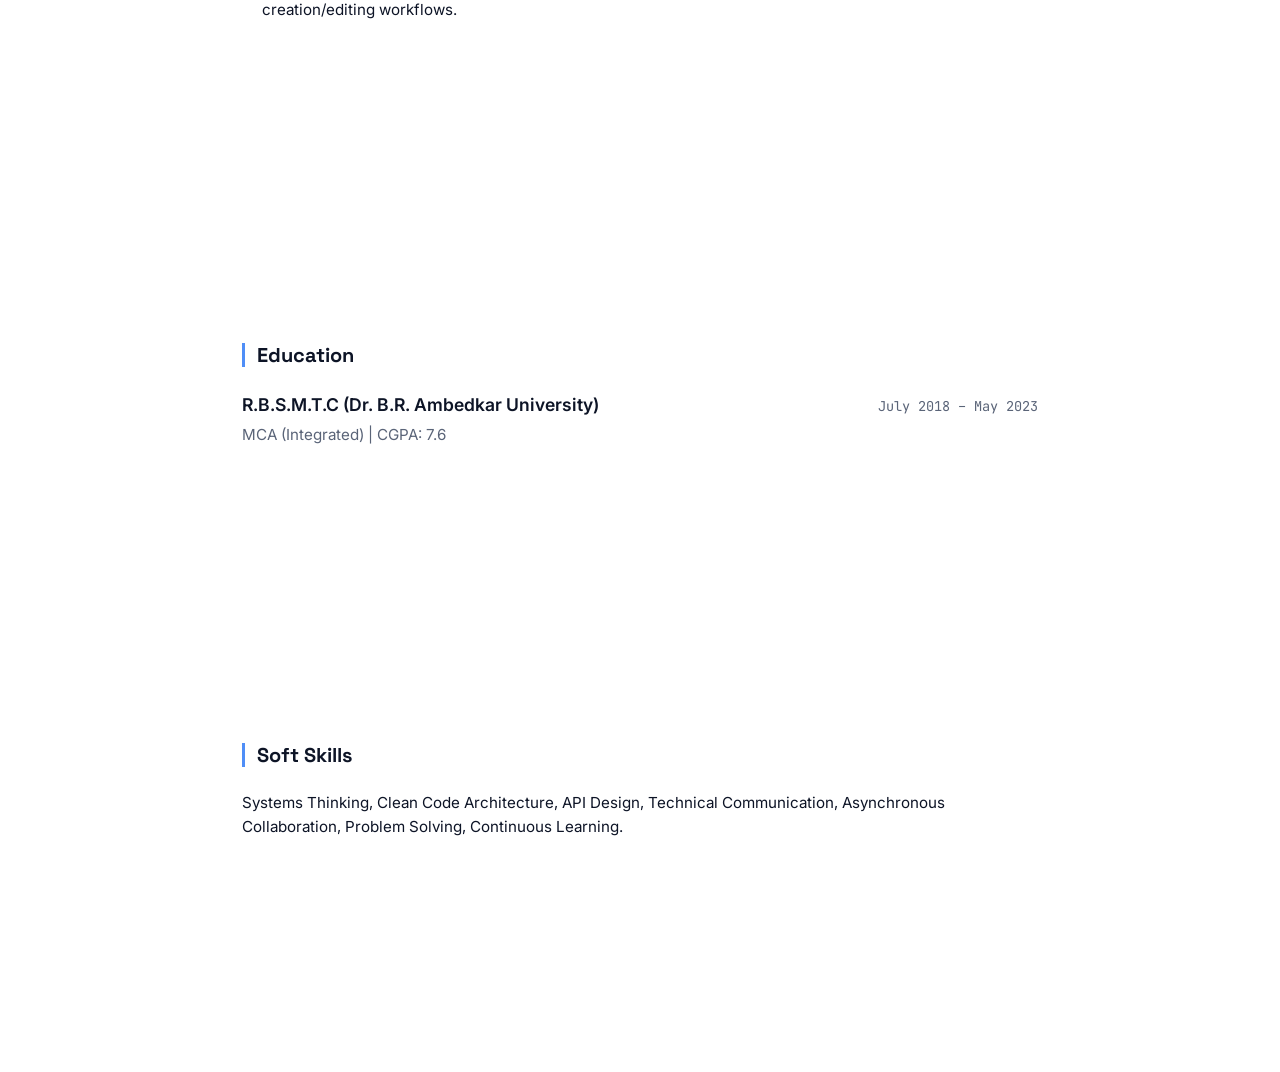
<file: resume.html>
<!DOCTYPE html>
<html lang="en">
<head>
    <meta charset="UTF-8">
    <meta name="viewport" content="width=device-width, initial-scale=1.0">
    <title>Resume - Uday Pratap Singh Chauhan</title>
    <meta name="description" content="Resume of Uday Pratap Singh Chauhan, Full Stack Web Developer.">
    
    <link rel="preconnect" href="https://fonts.googleapis.com">
    <link rel="preconnect" href="https://fonts.gstatic.com" crossorigin>
    <link href="https://fonts.googleapis.com/css2?family=Inter:wght@400;500;600&family=Space+Grotesk:wght@600;700&family=JetBrains+Mono:wght@400&display=swap" rel="stylesheet">
    
    <link rel="stylesheet" href="css/style.css">
</head>
<body class="resume-body">

    <!-- Navbar -->
    <nav class="navbar" style="position: relative; background: #ffffff;">
        <div class="container" style="max-width: 860px; padding: 0;">
            <a href="index.html#hero" class="nav-brand">UPC</a>
            
            <div class="nav-right">
                <div class="nav-links">
                    <a href="index.html#about">About</a>
                    <a href="index.html#experience">Experience</a>
                    <a href="index.html#projects">Projects</a>
                </div>
            </div>
        </div>
    </nav>

    <div class="resume-wrapper">
        <header class="resume-doc-header">
            <div class="resume-header-text">
                <span class="resume-cv-tag">Official Curriculum Vitae</span>
                <h1 class="resume-name">Uday Pratap Singh Chauhan</h1>
                <div class="resume-title">Full Stack Web Developer (Laravel | PHP | React)</div>
                
                <div class="resume-contact-row">
                    <span>📞 +91-9808240734</span>
                    <span>✉ <a href="mailto:Pratap.uday.chauhan@gmail.com">Pratap.uday.chauhan@gmail.com</a></span>
                    <span>📍 Agra, Uttar Pradesh, India</span>
                    <span>🔗 Portfolio: <a href="https://udaychauhuan.github.io/Portfolio" target="_blank" rel="noopener">udaychauhuan.github.io/Portfolio</a></span>
                </div>

                <div class="resume-actions">
                    <button onclick="window.print()" class="resume-btn">🖨 Print / Save PDF</button>
                    <a href="index.html" class="resume-btn">&larr; Back to Website</a>
                </div>
            </div>
            <img src="assets/profile.png" alt="Uday Pratap Singh Chauhan" class="resume-photo">
        </header>

        <!-- Professional Summary -->
        <section class="resume-section">
            <h2 class="resume-heading">Professional Summary</h2>
            <p style="font-size: 0.95rem; color: #0D1426;">
                Backend-strong full-stack developer with 4+ years of experience shipping production web applications across affiliate marketing, property management, and CRM platforms. Specialized in Laravel (9–12) and PHP architecture with a focus on robust API design, security, and scalability under high traffic. Experienced in integrating complex third-party platforms (Meta API, Hostaway, Stripe) and implementing modern CI/CD delivery pipelines.
            </p>
        </section>

        <!-- Technical Skills -->
        <section class="resume-section">
            <h2 class="resume-heading">Technical Skills</h2>
            <div class="resume-skills-group">
                <strong>Backend Engineering:</strong> PHP, Laravel 9–12, REST APIs, Passport (OAuth2), RBAC, Gates, Middleware, CSRF, Rate Limiting
            </div>
            <div class="resume-skills-group">
                <strong>Frontend Development:</strong> React, JavaScript ES6+, jQuery, Ajax, HTML5, CSS3, Bootstrap 5, Blade Templates
            </div>
            <div class="resume-skills-group">
                <strong>Third-Party Integrations:</strong> Hostaway, Guesty, Hospitable, Meta API, Google APIs, Stripe, PayPal, Razorpay, Nomod, Webhooks
            </div>
            <div class="resume-skills-group">
                <strong>DevOps & Delivery:</strong> Git, GitHub Actions, CI/CD, Docker, Apache, MySQL, DB Optimization, Postman, VS Code
            </div>
        </section>

        <!-- Work Experience -->
        <section class="resume-section">
            <h2 class="resume-heading">Work Experience</h2>
            
            <!-- Job 1 -->
            <div class="resume-item">
                <div class="resume-item-top">
                    <div class="resume-item-title">ShareAProfit Digit Media</div>
                    <div class="resume-item-date">Jun 2024 – Present</div>
                </div>
                <div class="resume-item-sub">Full Stack Web Developer | Faridabad, Haryana</div>
                <ul class="resume-bullets">
                    <li>Designed and developed a multi-panel affiliate marketing ecosystem (Publisher, Advertiser, Admin) using Laravel 11/12, MySQL, REST APIs, and JavaScript.</li>
                    <li>Built publisher workflows: program discovery, affiliate-link generation, social-media verification (Instagram, Facebook, YouTube), wallet management, and reporting dashboards.</li>
                    <li>Integrated Meta API for social-media account connection and website meta-tag verification.</li>
                    <li>Engineered authentication, authorization, RBAC, Gates, middleware, CSRF protection, and rate limiting using Laravel Passport.</li>
                    <li>Built wallet and transaction workflows including offline payment handling and reconciliation.</li>
                    <li>Established CI/CD pipelines with GitHub Actions for automated deployments.</li>
                </ul>
            </div>

            <!-- Job 2 -->
            <div class="resume-item">
                <div class="resume-item-top">
                    <div class="resume-item-title">Brand Liaison India</div>
                    <div class="resume-item-date">Feb 2024 – Jun 2024</div>
                </div>
                <div class="resume-item-sub">Full Stack Web Developer | Delhi</div>
                <ul class="resume-bullets">
                    <li>Developed and maintained the Laravel 10 backend for the company's CMS and admin dashboard.</li>
                    <li>Built REST APIs consumed by a React frontend, ensuring seamless data flow and integration.</li>
                    <li>Implemented authentication, authorization, role & permission-based access control, validations, and middleware.</li>
                    <li>Collaborated closely with the frontend team to align API contracts and business workflows.</li>
                </ul>
            </div>

            <!-- Job 3 -->
            <div class="resume-item">
                <div class="resume-item-top">
                    <div class="resume-item-title">Webs Optimization Software Solution</div>
                    <div class="resume-item-date">Nov 2022 – Feb 2024</div>
                </div>
                <div class="resume-item-sub">Full Stack Web Developer | Ahmedabad, Gujarat</div>
                <ul class="resume-bullets">
                    <li><strong>FlyerCo:</strong> Enhanced privilege management for sponsors, administrators, team members, and agents; strengthened backend validation workflows.</li>
                    <li><strong>CIM:</strong> Optimized a CRM/inquiry-management platform; improved REST API integrations and implemented task-management workflows.</li>
                </ul>
            </div>
        </section>

        <!-- Freelance & Personal Projects -->
        <section class="resume-section">
            <h2 class="resume-heading">Freelance &amp; Selected Projects</h2>
            
            <div class="resume-item">
                <div class="resume-item-top">
                    <div class="resume-item-title">Rental &amp; Vacation Property PMS</div>
                    <div class="resume-item-date">Jun 2024 – Present</div>
                </div>
                <div class="resume-item-sub">Freelance | Laravel, PHP, Hostaway API, Guesty API, Hospitable API</div>
                <ul class="resume-bullets">
                    <li>Laravel-based property-management and CMS platform integrating multiple APIs, serving client rental websites with booking and reservation sync.</li>
                </ul>
            </div>

            <div class="resume-item">
                <div class="resume-item-top">
                    <div class="resume-item-title">Ticket Management System (TMS)</div>
                    <div class="resume-item-date">Sep 2022 – Jan 2023</div>
                </div>
                <div class="resume-item-sub">Personal Project | Laravel 9, Blade, Stripe, jQuery</div>
                <ul class="resume-bullets">
                    <li>Full B2B/B2C ticket creation and purchase system with cart, checkout, dashboards, and purchase history.</li>
                </ul>
            </div>

            <div class="resume-item">
                <div class="resume-item-top">
                    <div class="resume-item-title">AsKquery — Blogging Platform</div>
                    <div class="resume-item-date">Mar 2021 – May 2021</div>
                </div>
                <div class="resume-item-sub">Personal Project | PHP, MySQL, JavaScript</div>
                <ul class="resume-bullets">
                    <li>Full-featured blogging platform built from scratch with user authentication, profile management, and post creation/editing workflows.</li>
                </ul>
            </div>
        </section>

        <!-- Education -->
        <section class="resume-section">
            <h2 class="resume-heading">Education</h2>
            <div class="resume-item" style="margin-bottom: 0;">
                <div class="resume-item-top">
                    <div class="resume-item-title">R.B.S.M.T.C (Dr. B.R. Ambedkar University)</div>
                    <div class="resume-item-date">July 2018 – May 2023</div>
                </div>
                <div class="resume-item-sub" style="margin-bottom: 0;">MCA (Integrated) | CGPA: 7.6</div>
            </div>
        </section>

        <!-- Soft Skills -->
        <section class="resume-section">
            <h2 class="resume-heading">Soft Skills</h2>
            <p style="font-size: 0.95rem; color: #0D1426;">
                Systems Thinking, Clean Code Architecture, API Design, Technical Communication, Asynchronous Collaboration, Problem Solving, Continuous Learning.
            </p>
        </section>
    </div>

</body>
</html>
</file>
<file: css/style.css>
@import url('https://fonts.googleapis.com/css2?family=Inter:wght@400;500&family=JetBrains+Mono:wght@400&family=Space+Grotesk:wght@600;700&display=swap');

:root {
  --bg-deep:       #080C18;
  --bg-mid:        #0F1624;
  --bg-surface:    #1A2236;
  --bg-card:       #141C2E;
  --accent:        #4F8EF7;
  --accent-warm:   #F5A623;
  --accent-green:  #34D399;
  --text-primary:  #EFF3FF;
  --text-muted:    #7C8BA1;
  --border:        #1E2D45;
  --nav-blur:      rgba(8, 12, 24, 0.85);

  --font-display: 'Space Grotesk', sans-serif;
  --font-body: 'Inter', sans-serif;
  --font-code: 'JetBrains Mono', monospace;

  --text-hero:   clamp(3rem, 7vw, 5.5rem);
  --text-xl:     clamp(1.8rem, 3.5vw, 2.8rem);
  --text-lg:     1.25rem;
  --text-base:   1rem;
  --text-sm:     0.875rem;
  --text-xs:     0.75rem;
}

[data-theme="light"] {
  --bg-deep:       #F5F7FF;
  --bg-mid:        #EAEEF8;
  --bg-surface:    #FFFFFF;
  --bg-card:       #FFFFFF;
  --text-primary:  #0D1426;
  --text-muted:    #5A6478;
  --border:        #D0D8EC;
  --nav-blur:      rgba(245, 247, 255, 0.88);
}

/* Global Reset & Base Styles */
* {
  margin: 0;
  padding: 0;
  box-sizing: border-box;
}

html {
  scroll-behavior: smooth;
  scroll-padding-top: 100px;
}

body {
  background-color: var(--bg-deep);
  color: var(--text-primary);
  font-family: var(--font-body);
  line-height: 1.6;
  font-size: var(--text-base);
  overflow-x: hidden;
  transition: background-color 0.3s ease, color 0.3s ease;
}

a {
  color: var(--text-primary);
  text-decoration: none;
  transition: color 0.2s ease;
}
a:hover {
  color: var(--accent);
}

ul {
  list-style: none;
}

h1, h2, h3, h4 {
  font-family: var(--font-display);
  font-weight: 700;
  line-height: 1.2;
}

.container {
  max-width: 1200px;
  margin: 0 auto;
  padding: 0 2rem;
}

.text-muted { color: var(--text-muted); }
.text-accent { color: var(--accent); }
.monospace { font-family: var(--font-code); }

/* Navigation */
.navbar {
  position: fixed;
  top: 0;
  width: 100%;
  z-index: 1000;
  background-color: transparent;
  padding: 1.5rem 0;
  transition: background-color 0.3s ease, padding 0.3s ease, backdrop-filter 0.3s ease;
}

.navbar.scrolled {
  background-color: var(--nav-blur);
  backdrop-filter: blur(12px);
  -webkit-backdrop-filter: blur(12px);
  padding: 1rem 0;
  border-bottom: 1px solid var(--border);
}

.navbar .container {
  display: flex;
  justify-content: space-between;
  align-items: center;
}

.nav-brand {
  font-family: var(--font-display);
  font-weight: 700;
  font-size: 1.5rem;
  color: var(--accent);
  letter-spacing: -0.05em;
}

.nav-right {
  display: flex;
  align-items: center;
  gap: 2rem;
}

.nav-links {
  display: flex;
  align-items: center;
  gap: 2rem;
}

.nav-links a {
  font-size: var(--text-sm);
  font-weight: 500;
  position: relative;
}

.nav-links a.active {
  color: var(--accent);
}

.nav-links a.btn-resume {
  border: 1px solid var(--accent);
  color: var(--accent);
  padding: 4px 14px;
  border-radius: 4px;
}
.nav-links a.btn-resume:hover {
  background-color: var(--accent);
  color: #fff;
}

.theme-toggle, .mobile-toggle {
  background: none;
  border: none;
  color: var(--text-primary);
  font-size: 1.25rem;
  cursor: pointer;
  display: flex;
  align-items: center;
  justify-content: center;
}
.mobile-toggle {
  display: none;
  z-index: 2000;
}

/* Mobile Overlay Menu */
.mobile-overlay {
  position: fixed;
  top: 0;
  right: -100%;
  width: 100%;
  height: 100vh;
  background-color: var(--bg-deep);
  z-index: 1500;
  display: flex;
  flex-direction: column;
  justify-content: center;
  align-items: center;
  transition: right 0.4s ease;
}
.mobile-overlay.open {
  right: 0;
}

.mobile-overlay .nav-links {
  flex-direction: column;
  gap: 2rem;
}
.mobile-overlay .nav-links a {
  font-size: 1.5rem;
  font-family: var(--font-display);
}
.mobile-overlay .theme-toggle {
  margin-top: 2rem;
  font-size: 1.5rem;
}

/* Sections */
section {
  padding: 8rem 0;
}

.section-marker {
  font-family: var(--font-code);
  font-size: var(--text-sm);
  color: var(--accent);
  margin-bottom: 1rem;
  display: block;
}

.section-heading {
  font-size: var(--text-xl);
  margin-bottom: 4rem;
  color: var(--text-primary);
}

/* Buttons */
.btn-primary {
  background-color: var(--accent);
  color: #fff !important;
  padding: 0.8rem 1.75rem;
  border-radius: 6px;
  font-weight: 500;
  display: inline-flex;
  align-items: center;
  gap: 0.5rem;
  transition: background-color 0.2s ease, transform 0.2s ease;
  border: 1px solid var(--accent);
}
.btn-primary:hover {
  background-color: #3b76d6;
  transform: translateY(-2px);
}

.btn-ghost {
  background-color: transparent;
  color: var(--text-primary) !important;
  padding: 0.8rem 1.75rem;
  border-radius: 6px;
  font-weight: 500;
  display: inline-flex;
  align-items: center;
  gap: 0.5rem;
  transition: background-color 0.2s ease;
  border: 1px solid var(--border);
}
.btn-ghost:hover {
  background-color: var(--bg-surface);
}

.link-text {
  color: var(--text-primary);
  font-weight: 500;
  display: inline-flex;
  align-items: center;
  gap: 0.25rem;
}
.link-text:hover {
  color: var(--accent);
}

/* Hero Section */
.hero {
  min-height: 100vh;
  display: flex;
  align-items: center;
  position: relative;
  padding-top: 6rem;
}

.hero .container {
  display: grid;
  grid-template-columns: 1.2fr 1fr;
  gap: 4rem;
  align-items: center;
}

.hero-content {
  display: flex;
  flex-direction: column;
  align-items: flex-start;
}

.hero-eyebrow {
  font-family: var(--font-code);
  color: var(--accent);
  font-size: 0.85rem;
  margin-bottom: 1.5rem;
  display: inline-block;
}

.hero-title {
  font-size: var(--text-hero);
  line-height: 1.05;
  margin-bottom: 1.5rem;
}

.hero-subtitle {
  font-size: 1.05rem;
  color: var(--text-muted);
  max-width: 50ch;
  margin-bottom: 3rem;
}

.hero-ctas {
  display: flex;
  align-items: center;
  gap: 1.5rem;
  flex-wrap: wrap;
}

.hero-visual {
  display: flex;
  justify-content: flex-end;
}

.hero-photo-wrapper {
  position: relative;
  width: 420px;
  max-width: 90%;
  border-radius: 16px;
  outline: 2px solid var(--accent);
  outline-offset: 10px;
  box-shadow: 0 32px 80px rgba(0,0,0,0.5);
}

.hero-photo-wrapper::after {
  content: '';
  position: absolute;
  bottom: 0;
  left: 0;
  width: 100%;
  height: 35%;
  background: linear-gradient(to top, var(--bg-deep) 0%, transparent 100%);
  border-bottom-left-radius: 16px;
  border-bottom-right-radius: 16px;
  pointer-events: none;
}
[data-theme="light"] .hero-photo-wrapper::after {
  background: linear-gradient(to top, var(--bg-mid) 0%, transparent 100%);
}

.hero-photo {
  width: 100%;
  height: auto;
  display: block;
  border-radius: 16px;
  object-fit: cover;
  object-position: top center;
  aspect-ratio: 3 / 4;
}

.hero-badge {
  position: absolute;
  bottom: -16px;
  left: -16px;
  background-color: var(--bg-surface);
  border: 1px solid var(--border);
  border-radius: 8px;
  padding: 10px 16px;
  display: flex;
  flex-direction: column;
  z-index: 10;
  font-family: var(--font-body);
  color: var(--text-primary);
  font-size: 0.9rem;
}
.hero-badge-top {
  display: flex;
  align-items: center;
  gap: 0.5rem;
  font-weight: 500;
  margin-bottom: 0.25rem;
}
.hero-badge-sub {
  font-size: 0.8rem;
  color: var(--text-muted);
}
.status-dot {
  width: 8px;
  height: 8px;
  border-radius: 50%;
  background-color: var(--accent-green);
  box-shadow: 0 0 8px var(--accent-green);
  animation: pulse 2s infinite;
}
@keyframes pulse {
  0% { transform: scale(0.95); box-shadow: 0 0 0 0 rgba(52, 211, 153, 0.7); }
  70% { transform: scale(1); box-shadow: 0 0 0 6px rgba(52, 211, 153, 0); }
  100% { transform: scale(0.95); box-shadow: 0 0 0 0 rgba(52, 211, 153, 0); }
}

.social-sidebar {
  position: absolute;
  right: 2rem;
  top: 50%;
  transform: translateY(-50%);
  display: flex;
  flex-direction: column;
  gap: 3rem;
  align-items: center;
}
.social-sidebar::before, .social-sidebar::after {
  content: '';
  width: 1px;
  height: 60px;
  background-color: var(--border);
}
.social-sidebar a {
  writing-mode: vertical-rl;
  font-family: var(--font-body);
  font-size: var(--text-sm);
  color: var(--text-muted);
  letter-spacing: 0.05em;
  transform: rotate(180deg);
}
.social-sidebar a:hover {
  color: var(--accent);
}

/* About */
.about-grid {
  display: grid;
  grid-template-columns: 1.2fr 1fr;
  gap: 5rem;
}

.about-byline {
  display: flex;
  align-items: center;
  gap: 1rem;
  margin-bottom: 2rem;
}
.about-avatar {
  width: 64px;
  height: 64px;
  border-radius: 50%;
  object-fit: cover;
  object-position: top center;
  border: 2px solid var(--accent);
}
.about-byline-text {
  display: flex;
  flex-direction: column;
}
.about-byline-name {
  font-weight: 600;
  color: var(--text-primary);
  font-size: 1rem;
}
.about-byline-title {
  color: var(--text-muted);
  font-size: 0.85rem;
}

.about-text p {
  margin-bottom: 1.5rem;
  font-size: 1.05rem;
}
.stats-grid {
  display: grid;
  grid-template-columns: 1fr 1fr;
  gap: 1.5rem;
}
.stat-card {
  background-color: var(--bg-surface);
  border: 1px solid var(--border);
  padding: 2rem;
  border-radius: 8px;
  display: flex;
  flex-direction: column;
}
.stat-num {
  font-family: var(--font-display);
  font-size: 3rem;
  color: var(--accent);
  line-height: 1;
  margin-bottom: 0.5rem;
}
.stat-label {
  font-size: var(--text-sm);
  color: var(--text-muted);
}

/* Core Skills */
.accordion {
  border-top: 1px solid var(--border);
  margin-bottom: 4rem;
}
.accordion-item {
  border-bottom: 1px solid var(--border);
}
.accordion-header {
  width: 100%;
  text-align: left;
  background: none;
  border: none;
  padding: 2rem 0;
  display: flex;
  justify-content: space-between;
  align-items: center;
  font-family: var(--font-display);
  font-size: var(--text-lg);
  color: var(--text-primary);
  cursor: pointer;
}
.accordion-icon {
  font-family: var(--font-code);
  color: var(--accent);
}
.accordion-content {
  max-height: 0;
  overflow: hidden;
  transition: max-height 0.4s ease;
}
.accordion-inner {
  padding-bottom: 2rem;
}
.accordion-inner p {
  margin-bottom: 1.5rem;
  color: var(--text-muted);
  max-width: 800px;
}
.skill-tags {
  display: flex;
  flex-wrap: wrap;
  gap: 0.75rem;
}
.skill-tags span {
  background-color: var(--bg-deep);
  border: 1px solid var(--border);
  color: var(--text-primary);
  font-family: var(--font-code);
  font-size: var(--text-xs);
  padding: 6px 12px;
  border-radius: 4px;
}

.tag-cloud {
  display: flex;
  flex-wrap: wrap;
  justify-content: center;
  gap: 1rem;
  padding: 2rem 0;
}
.tag-cloud span {
  color: var(--text-muted);
  font-family: var(--font-code);
  padding: 0.5rem 1rem;
  border-radius: 4px;
  background-color: var(--bg-surface);
  border: 1px solid var(--border);
  transition: color 0.3s, border-color 0.3s;
}
.tag-cloud span:hover {
  color: var(--accent);
  border-color: var(--accent);
}
.tag-cloud .sz-sm { font-size: 0.75rem; opacity: 0.7; }
.tag-cloud .sz-md { font-size: 0.9rem; opacity: 0.85; }
.tag-cloud .sz-lg { font-size: 1.1rem; opacity: 1; }

/* Experience */
.timeline {
  position: relative;
  padding-left: 2rem;
  max-width: 800px;
}
.timeline::before {
  content: '';
  position: absolute;
  left: 0;
  top: 0;
  bottom: 0;
  width: 1px;
  background-color: var(--border);
}
.timeline-item {
  position: relative;
  margin-bottom: 4rem;
}
.timeline-item:last-child { margin-bottom: 0; }
.timeline-dot {
  position: absolute;
  left: -2.4rem;
  top: 0;
  width: 12px;
  height: 12px;
  border-radius: 50%;
  background-color: var(--bg-deep);
  border: 2px solid var(--accent);
}
.timeline-dot.live {
  border-color: var(--accent-green);
  background-color: var(--accent-green);
}
.timeline-date {
  font-family: var(--font-code);
  font-size: 0.8rem;
  color: var(--text-muted);
  margin-bottom: 0.5rem;
  display: block;
}
.timeline-role {
  font-size: var(--text-lg);
  margin-bottom: 0.25rem;
}
.timeline-company {
  color: var(--accent);
  font-weight: 500;
  display: inline-block;
  margin-bottom: 0.25rem;
}
.timeline-location {
  font-size: 0.85rem;
  color: var(--text-muted);
  margin-bottom: 1.5rem;
  display: block;
}
.timeline-bullets {
  list-style-type: disc;
  padding-left: 1.2rem;
  margin-bottom: 1.5rem;
}
.timeline-bullets li {
  margin-bottom: 0.5rem;
  color: var(--text-primary);
}
.timeline-links {
  display: flex;
  flex-wrap: wrap;
  gap: 1rem;
}
.pill-link {
  font-size: var(--text-sm);
  background-color: var(--bg-surface);
  border: 1px solid var(--border);
  padding: 4px 12px;
  border-radius: 50px;
  display: inline-flex;
  align-items: center;
  gap: 0.25rem;
}
.pill-link:hover {
  border-color: var(--accent);
}

/* Projects */
.filter-tabs {
  display: flex;
  gap: 2rem;
  margin-bottom: 3rem;
  overflow-x: auto;
  padding-bottom: 1rem;
}
.filter-btn {
  background: none;
  border: none;
  color: var(--text-muted);
  font-family: var(--font-body);
  font-size: var(--text-base);
  font-weight: 500;
  cursor: pointer;
  padding-bottom: 4px;
  border-bottom: 2px solid transparent;
  white-space: nowrap;
}
.filter-btn.active {
  color: var(--text-primary);
  border-bottom-color: var(--accent);
}

.projects-grid {
  display: grid;
  grid-template-columns: repeat(2, 1fr);
  gap: 2rem;
}
.project-card {
  background-color: var(--bg-card);
  border: 1px solid var(--border);
  border-radius: 8px;
  display: flex;
  flex-direction: column;
  position: relative;
  overflow: hidden;
  transition: opacity 0.4s ease, transform 0.4s ease;
}
.project-card.hide {
  display: none;
}
.project-bar {
  height: 3px;
  width: 100%;
}
.project-content {
  padding: 2rem;
  display: flex;
  flex-direction: column;
  flex-grow: 1;
}
.project-header {
  display: flex;
  justify-content: space-between;
  align-items: flex-start;
  margin-bottom: 1rem;
}
.project-num {
  font-family: var(--font-code);
  color: var(--accent);
  font-size: var(--text-sm);
}
.project-cat {
  font-size: var(--text-xs);
  color: var(--text-muted);
  background-color: var(--bg-surface);
  padding: 4px 8px;
  border-radius: 4px;
}
.project-title {
  font-size: var(--text-lg);
  margin-bottom: 0.25rem;
}
.project-platform {
  font-size: var(--text-sm);
  color: var(--text-muted);
  margin-bottom: 1.5rem;
}
.project-desc {
  color: var(--text-primary);
  margin-bottom: 2rem;
  flex-grow: 1;
}
.project-tech {
  display: flex;
  flex-wrap: wrap;
  gap: 0.5rem;
  margin-bottom: 2rem;
}
.project-tech span {
  font-family: var(--font-code);
  font-size: 0.75rem;
  color: var(--text-primary);
  background-color: var(--bg-surface);
  border: 1px solid var(--border);
  padding: 2px 8px;
  border-radius: 4px;
}
.project-footer a {
  font-weight: 500;
  font-size: var(--text-sm);
  display: inline-flex;
  align-items: center;
  gap: 0.5rem;
}

/* Toolkit */
.toolkit-grid {
  display: grid;
  grid-template-columns: repeat(2, 1fr);
  gap: 2rem;
  margin-bottom: 4rem;
}
.toolkit-card {
  background-color: var(--bg-surface);
  border: 1px solid var(--border);
  border-radius: 8px;
  padding: 2.5rem;
}
.toolkit-icon {
  font-size: 1.5rem;
  color: var(--accent);
  margin-bottom: 1rem;
  display: block;
}
.toolkit-title {
  font-size: var(--text-lg);
  margin-bottom: 1.5rem;
}
.toolkit-list {
  list-style: none;
}
.toolkit-list li {
  margin-bottom: 0.5rem;
  color: var(--text-muted);
  display: flex;
  gap: 0.5rem;
}
.toolkit-list li::before {
  content: '·';
  color: var(--accent);
}
.toolkit-stats {
  display: grid;
  grid-template-columns: repeat(2, 1fr);
  gap: 2rem;
}
.t-stat {
  display: flex;
  gap: 1rem;
  align-items: flex-start;
}
.t-stat-label {
  font-family: var(--font-code);
  color: var(--text-primary);
  background-color: var(--bg-surface);
  border: 1px solid var(--border);
  padding: 4px 10px;
  border-radius: 4px;
  font-size: var(--text-xs);
  white-space: nowrap;
}
.t-stat-desc {
  color: var(--text-muted);
  font-size: var(--text-sm);
}

/* Contact */
.contact-grid {
  display: grid;
  grid-template-columns: 1fr 1fr;
  gap: 5rem;
}
.contact-info {
  display: flex;
  flex-direction: column;
  gap: 2rem;
}
.contact-intro {
  color: var(--text-muted);
  margin-bottom: 1rem;
}
.contact-method {
  display: flex;
  align-items: center;
  gap: 1rem;
  font-size: 1.1rem;
}
.contact-icon {
  font-family: var(--font-code);
  color: var(--accent);
  width: 20px;
}
.copy-email {
  cursor: pointer;
  position: relative;
}
.copy-tooltip {
  position: absolute;
  top: -30px;
  left: 50%;
  transform: translateX(-50%);
  background-color: var(--accent);
  color: #fff;
  font-size: 0.75rem;
  padding: 4px 8px;
  border-radius: 4px;
  opacity: 0;
  transition: opacity 0.2s;
  pointer-events: none;
}
.copy-tooltip.show { opacity: 1; }

.social-rows {
  margin-top: 2rem;
  display: flex;
  flex-direction: column;
  gap: 1rem;
}
.social-row {
  display: flex;
  gap: 1rem;
  align-items: center;
  font-family: var(--font-code);
  font-size: var(--text-sm);
}
.social-row span {
  color: var(--text-primary);
  width: 80px;
}
.social-row a {
  color: var(--text-muted);
}
.social-row a:hover {
  color: var(--accent);
}

.contact-form {
  background-color: var(--bg-surface);
  border: 1px solid var(--border);
  padding: 2.5rem;
  border-radius: 8px;
}
.form-group {
  margin-bottom: 1.5rem;
}
.form-group label {
  display: block;
  font-size: var(--text-sm);
  color: var(--text-muted);
  margin-bottom: 0.5rem;
}
.form-control {
  width: 100%;
  background-color: var(--bg-deep);
  border: 1px solid var(--border);
  color: var(--text-primary);
  font-family: var(--font-body);
  padding: 0.8rem 1rem;
  border-radius: 4px;
  outline: none;
  transition: border-color 0.2s;
}
.form-control:focus {
  border-color: var(--accent);
}
textarea.form-control {
  resize: vertical;
  min-height: 120px;
}
.form-error {
  color: #ef4444;
  font-size: 0.75rem;
  margin-top: 0.4rem;
  display: none;
}
.form-group.has-error .form-control {
  border-color: #ef4444;
}
.form-group.has-error .form-error {
  display: block;
}
.btn-submit {
  width: 100%;
  background-color: var(--accent);
  color: #fff;
  border: none;
  padding: 1rem;
  font-family: var(--font-display);
  font-weight: 700;
  border-radius: 4px;
  cursor: pointer;
  transition: background-color 0.2s;
}
.btn-submit:hover {
  background-color: #3b76d6;
}

/* Footer */
footer {
  background-color: var(--bg-mid);
  border-top: 1px solid var(--border);
  padding: 4rem 0 2rem;
}
.footer-top {
  display: grid;
  grid-template-columns: 1fr 1fr;
  gap: 4rem;
  margin-bottom: 4rem;
}
.footer-brand {
  font-family: var(--font-display);
  font-weight: 700;
  font-size: 1.5rem;
  color: var(--accent);
  margin-bottom: 1rem;
  display: block;
}
.footer-left p {
  color: var(--text-muted);
}
.footer-right {
  display: flex;
  gap: 4rem;
}
.footer-col h4 {
  font-family: var(--font-code);
  font-size: var(--text-sm);
  color: var(--text-primary);
  margin-bottom: 1.5rem;
}
.footer-col ul {
  display: flex;
  flex-direction: column;
  gap: 0.75rem;
}
.footer-col a {
  color: var(--text-muted);
  font-size: var(--text-sm);
}
.footer-col a:hover {
  color: var(--accent);
}
.footer-bottom {
  text-align: center;
  border-top: 1px solid var(--border);
  padding-top: 2rem;
  font-size: var(--text-xs);
  color: var(--text-muted);
}

.back-to-top {
  position: fixed;
  bottom: 2rem;
  right: 2rem;
  color: var(--accent);
  font-family: var(--font-code);
  font-size: var(--text-xs);
  background-color: var(--bg-surface);
  border: 1px solid var(--border);
  padding: 8px 12px;
  border-radius: 4px;
  opacity: 0;
  pointer-events: none;
  transition: opacity 0.3s;
  z-index: 100;
}
.back-to-top.visible {
  opacity: 1;
  pointer-events: auto;
}

/* Animations */
.stagger-in {
  opacity: 0;
  transform: translateY(20px);
}
.reveal-up {
  opacity: 0;
  transform: translateY(30px);
  transition: opacity 0.6s cubic-bezier(0.16, 1, 0.3, 1), transform 0.6s cubic-bezier(0.16, 1, 0.3, 1);
}
.reveal-up.visible {
  opacity: 1;
  transform: translateY(0);
}

@media (prefers-reduced-motion: reduce) {
  * {
    animation-duration: 0.01ms !important;
    animation-iteration-count: 1 !important;
    transition-duration: 0.01ms !important;
    scroll-behavior: auto !important;
  }
  .stagger-in, .reveal-up {
    opacity: 1 !important;
    transform: none !important;
  }
}

/* Responsive */
@media (max-width: 1024px) {
  .hero .container { grid-template-columns: 1fr; gap: 3rem; }
  .social-sidebar { display: none; }
  .about-grid, .toolkit-grid, .contact-grid, .footer-top { grid-template-columns: 1fr; }
  .projects-grid { grid-template-columns: 1fr; }
  .hero-visual { justify-content: flex-start; }
}

@media (max-width: 640px) {
  .nav-right .nav-links { display: none; }
  .nav-right .theme-toggle { display: none; }
  .mobile-toggle { display: flex; }
  .stats-grid { grid-template-columns: 1fr; }
  .toolkit-stats { grid-template-columns: 1fr; }
  .contact-method { font-size: 1rem; }
  .social-row { flex-direction: column; align-items: flex-start; gap: 0.25rem; }
  
  .resume-doc-header {
      flex-direction: column-reverse;
      text-align: center;
  }
  .resume-photo {
      margin: 0 auto 1.5rem;
      width: 90px !important;
      height: 112px !important;
  }
  .resume-contact-row {
      justify-content: center;
  }
  .resume-actions {
      justify-content: center;
  }
}

/* Resume Page Specifics */
.resume-body {
  background-color: #ffffff !important;
  color: #0D1426 !important;
}
.resume-body .navbar {
  background-color: #ffffff;
  border-bottom: 1px solid #e5e7eb;
}
.resume-body .navbar a, .resume-body .navbar .theme-toggle {
  color: #0D1426;
}
.resume-wrapper {
  max-width: 860px;
  margin: 0 auto;
  padding: 8rem 2rem 4rem;
}

.resume-doc-header {
  display: flex;
  justify-content: space-between;
  align-items: flex-start;
  margin-bottom: 3rem;
  border-bottom: 2px solid #e5e7eb;
  padding-bottom: 2rem;
}
.resume-header-text {
  flex: 1;
}
.resume-photo {
  width: 120px;
  height: 150px;
  object-fit: cover;
  object-position: top center;
  border-radius: 8px;
  border: 2px solid #4F8EF7;
  margin-left: 2rem;
  flex-shrink: 0;
}

.resume-cv-tag {
  font-family: var(--font-code);
  font-size: 0.8rem;
  color: #5A6478;
  text-transform: uppercase;
  margin-bottom: 1rem;
  display: block;
}
.resume-name {
  font-family: var(--font-display);
  font-size: 2.5rem;
  font-weight: 700;
  margin-bottom: 0.25rem;
}
.resume-title {
  font-size: 1.1rem;
  color: #5A6478;
  margin-bottom: 1.5rem;
}
.resume-contact-row {
  display: flex;
  flex-wrap: wrap;
  gap: 1.5rem;
  font-size: 0.9rem;
  color: #0D1426;
  margin-bottom: 1.5rem;
}
.resume-contact-row a {
  color: #4F8EF7;
}
.resume-actions {
  display: flex;
  gap: 1rem;
}
.resume-btn {
  background: none;
  border: 1px solid #D0D8EC;
  padding: 6px 16px;
  border-radius: 4px;
  font-size: 0.85rem;
  font-weight: 500;
  color: #0D1426;
  cursor: pointer;
  display: inline-flex;
  align-items: center;
  gap: 0.5rem;
}
.resume-btn:hover {
  background-color: #F5F7FF;
}

.resume-section {
  margin-bottom: 2.5rem;
}
.resume-heading {
  font-family: var(--font-display);
  font-size: 1.25rem;
  color: #0D1426;
  border-left: 3px solid #4F8EF7;
  padding-left: 12px;
  margin-bottom: 1.5rem;
}

.resume-item {
  margin-bottom: 1.5rem;
}
.resume-item-top {
  display: flex;
  justify-content: space-between;
  align-items: baseline;
  margin-bottom: 0.25rem;
}
.resume-item-title {
  font-weight: 600;
  font-size: 1.1rem;
}
.resume-item-date {
  font-family: var(--font-code);
  font-size: 0.85rem;
  color: #5A6478;
}
.resume-item-sub {
  font-size: 0.95rem;
  color: #5A6478;
  margin-bottom: 0.75rem;
}
.resume-bullets {
  list-style-type: disc;
  padding-left: 1.25rem;
  font-size: 0.95rem;
}
.resume-bullets li {
  margin-bottom: 0.4rem;
}
.resume-skills-group {
  margin-bottom: 0.5rem;
  font-size: 0.95rem;
}
.resume-skills-group strong {
  font-weight: 600;
}

@media print {
  body.resume-body {
    background-color: white !important;
    color: black !important;
  }
  .navbar, .resume-actions, .mobile-overlay, .theme-toggle, footer, .back-to-top {
    display: none !important;
  }
  .resume-wrapper {
    padding: 0 !important;
    margin: 0 !important;
    max-width: 100% !important;
  }
  @page { margin: 0.75in; }
  a { text-decoration: none !important; color: black !important; }
  a[href^="http"]::after { content: " (" attr(href) ")"; font-size: 0.8rem; color: #4b5563; }
  .resume-item { page-break-inside: avoid; }
}
</file>
